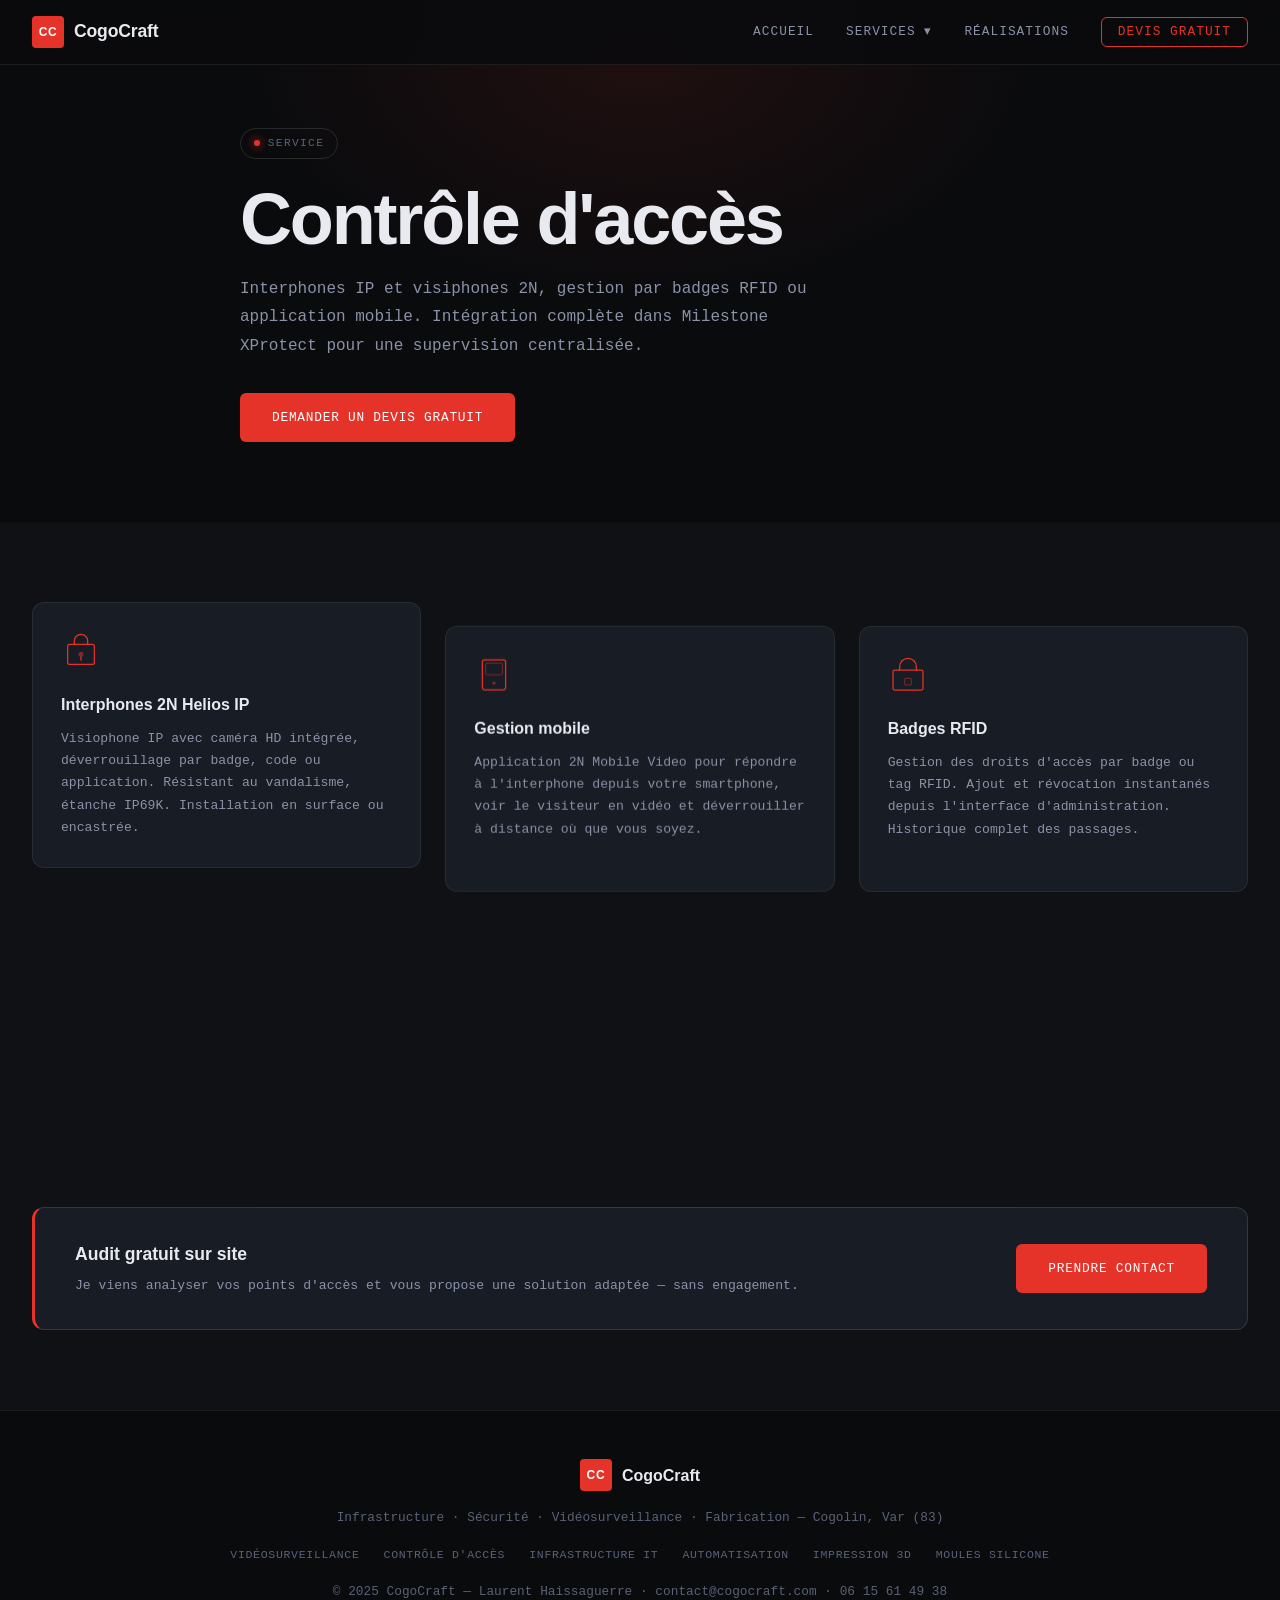
<file: acces.html>
<!DOCTYPE html>
<html lang="fr">
<head>
  <meta charset="UTF-8">
  <meta name="viewport" content="width=device-width, initial-scale=1.0">
  <meta name="description" content="Interphones IP et visiphones 2N, badges RFID, intégration Milestone XProtect. Installation Var (83).">
  <title>Contrôle d'accès — CogoCraft</title>
  <link rel="preconnect" href="https://fonts.googleapis.com">
  <link rel="preconnect" href="https://fonts.gstatic.com" crossorigin>
  <link href="https://fonts.googleapis.com/css2?family=Syne:wght@400;600;700;800&family=JetBrains+Mono:wght@300;400;500&display=swap" rel="stylesheet">
  <link rel="stylesheet" href="assets/css/style.css">
  <link rel="icon" type="image/svg+xml" href="assets/images/favicon.svg">
  <link rel="canonical" href="https://cogocraft.com/acces.html">
  <meta http-equiv="Content-Security-Policy" content="default-src 'self'; script-src 'self'; style-src 'self' https://fonts.googleapis.com; font-src 'self' https://fonts.gstatic.com; img-src 'self' data:; connect-src 'self'; object-src 'none'; base-uri 'self';">
  <meta property="og:type" content="website">
  <meta property="og:url" content="https://cogocraft.com/acces.html">
  <meta property="og:locale" content="fr_FR">
  <meta property="og:site_name" content="CogoCraft">
  <meta property="og:title" content="Contrôle d'accès — CogoCraft">
  <meta property="og:description" content="Interphones IP et visiphones 2N, badges RFID, intégration Milestone XProtect. Installation contrôle d'accès dans le Var (83).">
  <meta name="twitter:card" content="summary_large_image">
</head>
<body>
  <nav id="nav">
    <div class="nav-inner">
      <a href="index.html" class="logo">
        <span class="logo-mark">CC</span>
        <span class="logo-text">CogoCraft</span>
      </a>
      <ul class="nav-links">
        <li><a href="index.html">Accueil</a></li>
        <li class="nav-dropdown">
          <a href="#">Services ▾</a>
          <ul class="dropdown">
            <li><a href="videosurveillance.html">Vidéosurveillance</a></li>
            <li><a href="acces.html">Contrôle d'accès</a></li>
            <li><a href="infrastructure.html">Infrastructure IT</a></li>
            <li><a href="automatisation.html">Automatisation</a></li>
            <li><a href="impression3d.html">Impression 3D</a></li>
            <li><a href="moules.html">Moules silicone</a></li>
          </ul>
        </li>
        <li><a href="index.html#realisations">Réalisations</a></li>
        <li><a href="index.html#contact" class="nav-cta">Devis gratuit</a></li>
      </ul>
      <button class="burger" aria-label="Menu" id="burger">
        <span></span><span></span><span></span>
      </button>
    </div>
  </nav>
  <div class="mobile-menu" id="mobileMenu">
    <ul>
      <li><a href="index.html" class="mm-link">Accueil</a></li>
      <li><a href="videosurveillance.html" class="mm-link">Vidéosurveillance</a></li>
      <li><a href="acces.html" class="mm-link">Contrôle d'accès</a></li>
      <li><a href="infrastructure.html" class="mm-link">Infrastructure IT</a></li>
      <li><a href="automatisation.html" class="mm-link">Automatisation</a></li>
      <li><a href="impression3d.html" class="mm-link">Impression 3D</a></li>
      <li><a href="moules.html" class="mm-link">Moules silicone</a></li>
      <li><a href="index.html#contact" class="mm-link">Contact</a></li>
    </ul>
  </div>

  <section class="page-hero">
    <div class="page-hero-inner">
      <div class="page-hero-tag"><span class="dot"></span> Service</div>
      <h1>Contrôle d'accès</h1>
      <p>Interphones IP et visiphones 2N, gestion par badges RFID ou application mobile. Intégration complète dans Milestone XProtect pour une supervision centralisée.</p>
      <a href="index.html#contact" class="btn-primary">Demander un devis gratuit</a>
    </div>
  </section>

  <section class="detail-section">
    <div class="section-inner">
      <div class="detail-grid">
        <div class="detail-block">
          <div class="detail-icon"><svg viewBox="0 0 48 48" fill="none"><rect x="8" y="16" width="32" height="24" rx="2" stroke="currentColor" stroke-width="1.5"/><path d="M16 16V12a8 8 0 0116 0v4" stroke="currentColor" stroke-width="1.5" stroke-linecap="round"/><circle cx="24" cy="28" r="3" fill="currentColor" opacity="0.5"/><path d="M24 31v4" stroke="currentColor" stroke-width="1.5" stroke-linecap="round"/></svg></div>
          <h3>Interphones 2N Helios IP</h3>
          <p>Visiophone IP avec caméra HD intégrée, déverrouillage par badge, code ou application. Résistant au vandalisme, étanche IP69K. Installation en surface ou encastrée.</p>
        </div>
        <div class="detail-block">
          <div class="detail-icon"><svg viewBox="0 0 48 48" fill="none"><rect x="10" y="6" width="28" height="36" rx="3" stroke="currentColor" stroke-width="1.5"/><rect x="14" y="10" width="20" height="14" rx="1" stroke="currentColor" stroke-width="1.2" opacity="0.5"/><circle cx="24" cy="34" r="2" fill="currentColor" opacity="0.5"/></svg></div>
          <h3>Gestion mobile</h3>
          <p>Application 2N Mobile Video pour répondre à l'interphone depuis votre smartphone, voir le visiteur en vidéo et déverrouiller à distance où que vous soyez.</p>
        </div>
        <div class="detail-block">
          <div class="detail-icon"><svg viewBox="0 0 48 48" fill="none"><rect x="6" y="18" width="36" height="24" rx="2" stroke="currentColor" stroke-width="1.5"/><path d="M14 18v-4a10 10 0 0120 0v4" stroke="currentColor" stroke-width="1.5" stroke-linecap="round"/><rect x="20" y="28" width="8" height="8" rx="1" stroke="currentColor" stroke-width="1.2" opacity="0.5"/></svg></div>
          <h3>Badges RFID</h3>
          <p>Gestion des droits d'accès par badge ou tag RFID. Ajout et révocation instantanés depuis l'interface d'administration. Historique complet des passages.</p>
        </div>
        <div class="detail-block">
          <div class="detail-icon"><svg viewBox="0 0 48 48" fill="none"><path d="M24 4L4 16v28h14V30h12v14h14V16L24 4z" stroke="currentColor" stroke-width="1.5" stroke-linejoin="round"/><circle cx="24" cy="20" r="4" stroke="currentColor" stroke-width="1.3" opacity="0.6"/></svg></div>
          <h3>Intégration Milestone XProtect</h3>
          <p>Les événements d'accès (sonnette, ouverture, refus) apparaissent directement dans le VMS avec la vidéo associée. Supervision unifiée caméras + accès sur un seul écran.</p>
        </div>
      </div>

      <div class="cta-banner">
        <div>
          <h3>Audit gratuit sur site</h3>
          <p>Je viens analyser vos points d'accès et vous propose une solution adaptée — sans engagement.</p>
        </div>
        <a href="index.html#contact" class="btn-primary">Prendre contact</a>
      </div>
    </div>
  </section>

  <footer>
    <div class="footer-inner">
      <div class="footer-brand">
        <span class="logo-mark">CC</span>
        <span>CogoCraft</span>
      </div>
      <p>Infrastructure · Sécurité · Vidéosurveillance · Fabrication — Cogolin, Var (83)</p>
      <div class="footer-links">
        <a href="videosurveillance.html">Vidéosurveillance</a>
        <a href="acces.html">Contrôle d'accès</a>
        <a href="infrastructure.html">Infrastructure IT</a>
        <a href="automatisation.html">Automatisation</a>
        <a href="impression3d.html">Impression 3D</a>
        <a href="moules.html">Moules silicone</a>
      </div>
      <p class="footer-legal">© 2025 CogoCraft — Laurent Haissaguerre · <a href="mailto:contact@cogocraft.com">contact@cogocraft.com</a> · <a href="tel:+33615614938">06 15 61 49 38</a></p>
    </div>
  </footer>
  <script src="assets/js/main.js"></script>
</body>
</html>
</file>
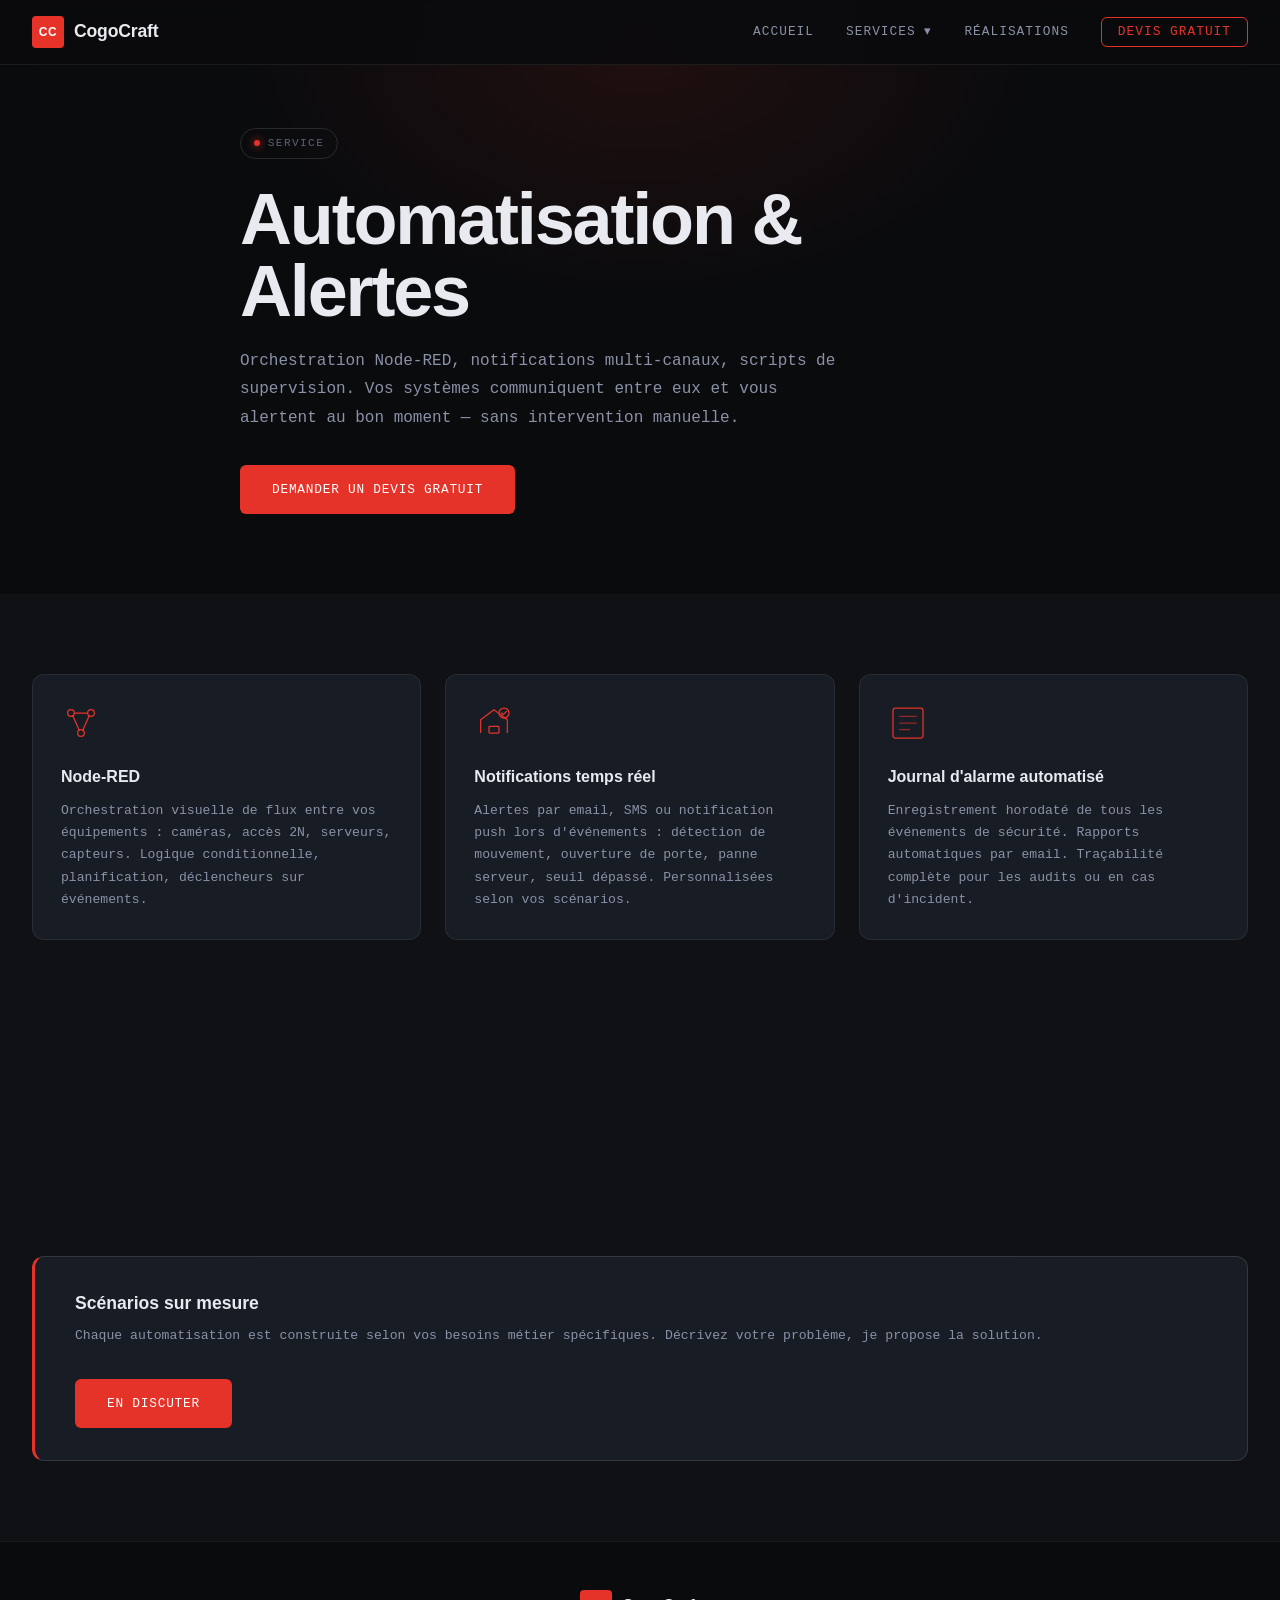
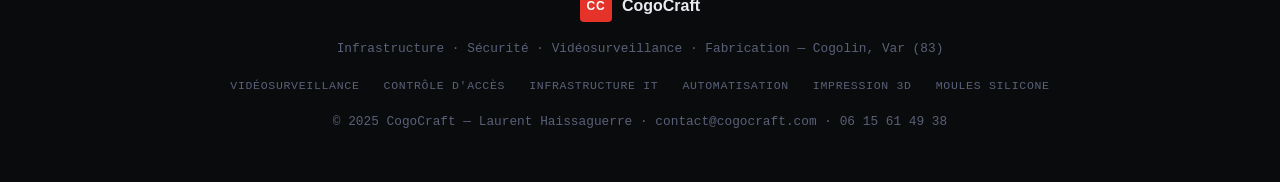
<file: automatisation.html>
<!DOCTYPE html>
<html lang="fr">
<head>
  <meta charset="UTF-8">
  <meta name="viewport" content="width=device-width, initial-scale=1.0">
  <meta name="description" content="Node-RED, scripts de supervision, notifications temps réel, monitoring. Automatisation pour PME dans le Var.">
  <title>Automatisation & Alertes — CogoCraft</title>
  <link rel="preconnect" href="https://fonts.googleapis.com">
  <link rel="preconnect" href="https://fonts.gstatic.com" crossorigin>
  <link href="https://fonts.googleapis.com/css2?family=Syne:wght@400;600;700;800&family=JetBrains+Mono:wght@300;400;500&display=swap" rel="stylesheet">
  <link rel="stylesheet" href="assets/css/style.css">
  <link rel="icon" type="image/svg+xml" href="assets/images/favicon.svg">
  <link rel="canonical" href="https://cogocraft.com/automatisation.html">
  <meta http-equiv="Content-Security-Policy" content="default-src 'self'; script-src 'self'; style-src 'self' https://fonts.googleapis.com; font-src 'self' https://fonts.gstatic.com; img-src 'self' data:; connect-src 'self'; object-src 'none'; base-uri 'self';">
  <meta property="og:type" content="website">
  <meta property="og:url" content="https://cogocraft.com/automatisation.html">
  <meta property="og:locale" content="fr_FR">
  <meta property="og:site_name" content="CogoCraft">
  <meta property="og:title" content="Automatisation & Alertes — CogoCraft">
  <meta property="og:description" content="Orchestration Node-RED, notifications multi-canaux, scripts de supervision et monitoring proactif. Automatisation pour PME dans le Var.">
  <meta name="twitter:card" content="summary_large_image">
</head>
<body>
  <nav id="nav">
    <div class="nav-inner">
      <a href="index.html" class="logo">
        <span class="logo-mark">CC</span>
        <span class="logo-text">CogoCraft</span>
      </a>
      <ul class="nav-links">
        <li><a href="index.html">Accueil</a></li>
        <li class="nav-dropdown">
          <a href="#">Services ▾</a>
          <ul class="dropdown">
            <li><a href="videosurveillance.html">Vidéosurveillance</a></li>
            <li><a href="acces.html">Contrôle d'accès</a></li>
            <li><a href="infrastructure.html">Infrastructure IT</a></li>
            <li><a href="automatisation.html">Automatisation</a></li>
            <li><a href="impression3d.html">Impression 3D</a></li>
            <li><a href="moules.html">Moules silicone</a></li>
          </ul>
        </li>
        <li><a href="index.html#realisations">Réalisations</a></li>
        <li><a href="index.html#contact" class="nav-cta">Devis gratuit</a></li>
      </ul>
      <button class="burger" aria-label="Menu" id="burger">
        <span></span><span></span><span></span>
      </button>
    </div>
  </nav>
  <div class="mobile-menu" id="mobileMenu">
    <ul>
      <li><a href="index.html" class="mm-link">Accueil</a></li>
      <li><a href="videosurveillance.html" class="mm-link">Vidéosurveillance</a></li>
      <li><a href="acces.html" class="mm-link">Contrôle d'accès</a></li>
      <li><a href="infrastructure.html" class="mm-link">Infrastructure IT</a></li>
      <li><a href="automatisation.html" class="mm-link">Automatisation</a></li>
      <li><a href="impression3d.html" class="mm-link">Impression 3D</a></li>
      <li><a href="moules.html" class="mm-link">Moules silicone</a></li>
      <li><a href="index.html#contact" class="mm-link">Contact</a></li>
    </ul>
  </div>

  <section class="page-hero">
    <div class="page-hero-inner">
      <div class="page-hero-tag"><span class="dot"></span> Service</div>
      <h1>Automatisation & Alertes</h1>
      <p>Orchestration Node-RED, notifications multi-canaux, scripts de supervision. Vos systèmes communiquent entre eux et vous alertent au bon moment — sans intervention manuelle.</p>
      <a href="index.html#contact" class="btn-primary">Demander un devis gratuit</a>
    </div>
  </section>

  <section class="detail-section">
    <div class="section-inner">
      <div class="detail-grid">
        <div class="detail-block">
          <div class="detail-icon"><svg viewBox="0 0 48 48" fill="none"><circle cx="12" cy="12" r="4" stroke="currentColor" stroke-width="1.5"/><circle cx="36" cy="12" r="4" stroke="currentColor" stroke-width="1.5"/><circle cx="24" cy="36" r="4" stroke="currentColor" stroke-width="1.5"/><path d="M16 12h16M14 15l8 18M34 15l-8 18" stroke="currentColor" stroke-width="1.5" stroke-linecap="round"/></svg></div>
          <h3>Node-RED</h3>
          <p>Orchestration visuelle de flux entre vos équipements : caméras, accès 2N, serveurs, capteurs. Logique conditionnelle, planification, déclencheurs sur événements.</p>
        </div>
        <div class="detail-block">
          <div class="detail-icon"><svg viewBox="0 0 48 48" fill="none"><path d="M8 36V20l16-12 16 12v16" stroke="currentColor" stroke-width="1.5" stroke-linejoin="round"/><rect x="18" y="28" width="12" height="8" rx="1" stroke="currentColor" stroke-width="1.5"/><circle cx="36" cy="12" r="6" stroke="currentColor" stroke-width="1.5"/><path d="M33 12l2 2 4-4" stroke="currentColor" stroke-width="1.5" stroke-linecap="round" stroke-linejoin="round"/></svg></div>
          <h3>Notifications temps réel</h3>
          <p>Alertes par email, SMS ou notification push lors d'événements : détection de mouvement, ouverture de porte, panne serveur, seuil dépassé. Personnalisées selon vos scénarios.</p>
        </div>
        <div class="detail-block">
          <div class="detail-icon"><svg viewBox="0 0 48 48" fill="none"><rect x="6" y="6" width="36" height="36" rx="3" stroke="currentColor" stroke-width="1.5"/><path d="M14 24h20M14 16h20M14 32h12" stroke="currentColor" stroke-width="1.5" stroke-linecap="round" opacity="0.6"/></svg></div>
          <h3>Journal d'alarme automatisé</h3>
          <p>Enregistrement horodaté de tous les événements de sécurité. Rapports automatiques par email. Traçabilité complète pour les audits ou en cas d'incident.</p>
        </div>
        <div class="detail-block">
          <div class="detail-icon"><svg viewBox="0 0 48 48" fill="none"><circle cx="24" cy="24" r="16" stroke="currentColor" stroke-width="1.5"/><path d="M24 16v8l6 4" stroke="currentColor" stroke-width="1.5" stroke-linecap="round"/></svg></div>
          <h3>Scripts de supervision</h3>
          <p>Scripts bash ou Python pour surveiller vos services, redémarrer automatiquement un service tombé, envoyer des alertes et générer des rapports de santé système.</p>
        </div>
      </div>

      <div class="cta-banner">
        <div>
          <h3>Scénarios sur mesure</h3>
          <p>Chaque automatisation est construite selon vos besoins métier spécifiques. Décrivez votre problème, je propose la solution.</p>
        </div>
        <a href="index.html#contact" class="btn-primary">En discuter</a>
      </div>
    </div>
  </section>

  <footer>
    <div class="footer-inner">
      <div class="footer-brand">
        <span class="logo-mark">CC</span>
        <span>CogoCraft</span>
      </div>
      <p>Infrastructure · Sécurité · Vidéosurveillance · Fabrication — Cogolin, Var (83)</p>
      <div class="footer-links">
        <a href="videosurveillance.html">Vidéosurveillance</a>
        <a href="acces.html">Contrôle d'accès</a>
        <a href="infrastructure.html">Infrastructure IT</a>
        <a href="automatisation.html">Automatisation</a>
        <a href="impression3d.html">Impression 3D</a>
        <a href="moules.html">Moules silicone</a>
      </div>
      <p class="footer-legal">© 2025 CogoCraft — Laurent Haissaguerre · <a href="mailto:contact@cogocraft.com">contact@cogocraft.com</a> · <a href="tel:+33615614938">06 15 61 49 38</a></p>
    </div>
  </footer>
  <script src="assets/js/main.js"></script>
</body>
</html>
</file>
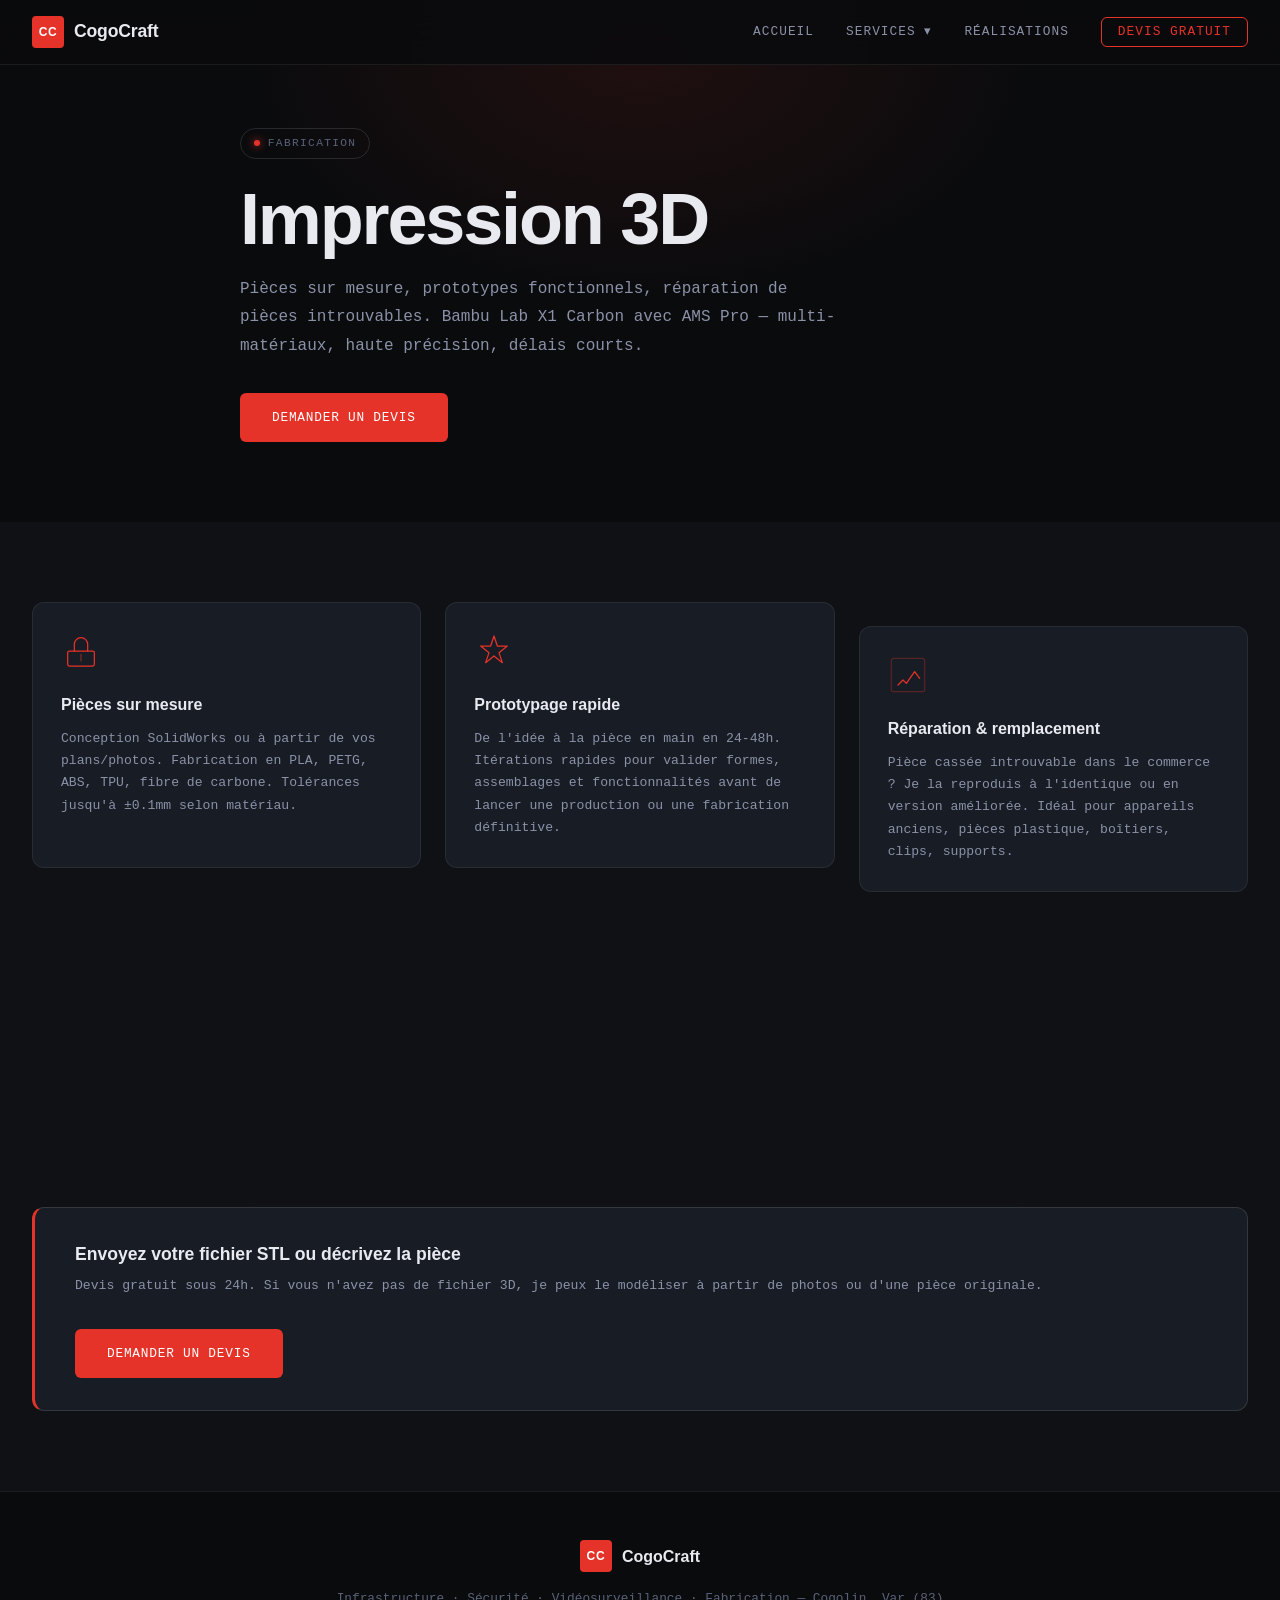
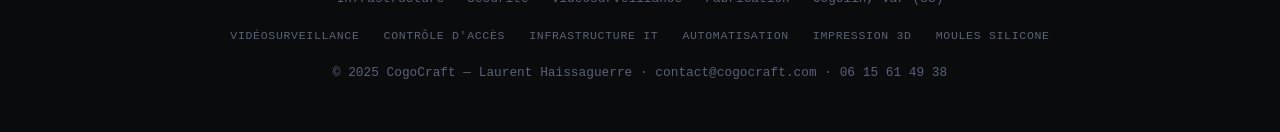
<file: impression3d.html>
<!DOCTYPE html>
<html lang="fr">
<head>
  <meta charset="UTF-8">
  <meta name="viewport" content="width=device-width, initial-scale=1.0">
  <meta name="description" content="Fabrication de pièces sur mesure, prototypage, réparation. Bambu Lab X1 Carbon, multi-matériaux. Cogolin Var (83).">
  <title>Impression 3D — CogoCraft</title>
  <link rel="preconnect" href="https://fonts.googleapis.com">
  <link rel="preconnect" href="https://fonts.gstatic.com" crossorigin>
  <link href="https://fonts.googleapis.com/css2?family=Syne:wght@400;600;700;800&family=JetBrains+Mono:wght@300;400;500&display=swap" rel="stylesheet">
  <link rel="stylesheet" href="assets/css/style.css">
  <link rel="icon" type="image/svg+xml" href="assets/images/favicon.svg">
  <link rel="canonical" href="https://cogocraft.com/impression3d.html">
  <meta http-equiv="Content-Security-Policy" content="default-src 'self'; script-src 'self'; style-src 'self' https://fonts.googleapis.com; font-src 'self' https://fonts.gstatic.com; img-src 'self' data:; connect-src 'self'; object-src 'none'; base-uri 'self';">
  <meta property="og:type" content="website">
  <meta property="og:url" content="https://cogocraft.com/impression3d.html">
  <meta property="og:locale" content="fr_FR">
  <meta property="og:site_name" content="CogoCraft">
  <meta property="og:title" content="Impression 3D — CogoCraft">
  <meta property="og:description" content="Fabrication de pièces sur mesure, prototypage, réparation. Bambu Lab X1 Carbon, multi-matériaux. Cogolin, Var (83).">
  <meta name="twitter:card" content="summary_large_image">
</head>
<body>
  <nav id="nav">
    <div class="nav-inner">
      <a href="index.html" class="logo">
        <span class="logo-mark">CC</span>
        <span class="logo-text">CogoCraft</span>
      </a>
      <ul class="nav-links">
        <li><a href="index.html">Accueil</a></li>
        <li class="nav-dropdown">
          <a href="#">Services ▾</a>
          <ul class="dropdown">
            <li><a href="videosurveillance.html">Vidéosurveillance</a></li>
            <li><a href="acces.html">Contrôle d'accès</a></li>
            <li><a href="infrastructure.html">Infrastructure IT</a></li>
            <li><a href="automatisation.html">Automatisation</a></li>
            <li><a href="impression3d.html">Impression 3D</a></li>
            <li><a href="moules.html">Moules silicone</a></li>
          </ul>
        </li>
        <li><a href="index.html#realisations">Réalisations</a></li>
        <li><a href="index.html#contact" class="nav-cta">Devis gratuit</a></li>
      </ul>
      <button class="burger" aria-label="Menu" id="burger">
        <span></span><span></span><span></span>
      </button>
    </div>
  </nav>
  <div class="mobile-menu" id="mobileMenu">
    <ul>
      <li><a href="index.html" class="mm-link">Accueil</a></li>
      <li><a href="videosurveillance.html" class="mm-link">Vidéosurveillance</a></li>
      <li><a href="acces.html" class="mm-link">Contrôle d'accès</a></li>
      <li><a href="infrastructure.html" class="mm-link">Infrastructure IT</a></li>
      <li><a href="automatisation.html" class="mm-link">Automatisation</a></li>
      <li><a href="impression3d.html" class="mm-link">Impression 3D</a></li>
      <li><a href="moules.html" class="mm-link">Moules silicone</a></li>
      <li><a href="index.html#contact" class="mm-link">Contact</a></li>
    </ul>
  </div>

  <section class="page-hero">
    <div class="page-hero-inner">
      <div class="page-hero-tag"><span class="dot"></span> Fabrication</div>
      <h1>Impression 3D</h1>
      <p>Pièces sur mesure, prototypes fonctionnels, réparation de pièces introuvables. Bambu Lab X1 Carbon avec AMS Pro — multi-matériaux, haute précision, délais courts.</p>
      <a href="index.html#contact" class="btn-primary">Demander un devis</a>
    </div>
  </section>

  <section class="detail-section">
    <div class="section-inner">
      <div class="detail-grid">
        <div class="detail-block">
          <div class="detail-icon"><svg viewBox="0 0 48 48" fill="none"><rect x="8" y="24" width="32" height="18" rx="2" stroke="currentColor" stroke-width="1.5"/><path d="M16 24V16a8 8 0 0116 0v8" stroke="currentColor" stroke-width="1.5" stroke-linecap="round"/><path d="M24 28v8" stroke="currentColor" stroke-width="1.5" stroke-linecap="round" opacity="0.5"/></svg></div>
          <h3>Pièces sur mesure</h3>
          <p>Conception SolidWorks ou à partir de vos plans/photos. Fabrication en PLA, PETG, ABS, TPU, fibre de carbone. Tolérances jusqu'à ±0.1mm selon matériau.</p>
        </div>
        <div class="detail-block">
          <div class="detail-icon"><svg viewBox="0 0 48 48" fill="none"><path d="M24 6l4 12h12l-10 8 4 12-10-8-10 8 4-12L8 18h12z" stroke="currentColor" stroke-width="1.5" stroke-linejoin="round"/></svg></div>
          <h3>Prototypage rapide</h3>
          <p>De l'idée à la pièce en main en 24-48h. Itérations rapides pour valider formes, assemblages et fonctionnalités avant de lancer une production ou une fabrication définitive.</p>
        </div>
        <div class="detail-block">
          <div class="detail-icon"><svg viewBox="0 0 48 48" fill="none"><path d="M12 36l6-6 4 4 10-14 6 8" stroke="currentColor" stroke-width="1.5" stroke-linecap="round" stroke-linejoin="round"/><rect x="4" y="4" width="40" height="40" rx="3" stroke="currentColor" stroke-width="1.5" opacity="0.3"/></svg></div>
          <h3>Réparation & remplacement</h3>
          <p>Pièce cassée introuvable dans le commerce ? Je la reproduis à l'identique ou en version améliorée. Idéal pour appareils anciens, pièces plastique, boîtiers, clips, supports.</p>
        </div>
        <div class="detail-block">
          <div class="detail-icon"><svg viewBox="0 0 48 48" fill="none"><rect x="6" y="6" width="36" height="36" rx="3" stroke="currentColor" stroke-width="1.5"/><path d="M14 24h20M14 16h20M14 32h12" stroke="currentColor" stroke-width="1.5" stroke-linecap="round" opacity="0.6"/></svg></div>
          <h3>Multi-matériaux & couleurs</h3>
          <p>AMS Pro 4 bobines simultanées. Impression bi ou multi-matière sur la même pièce : rigide + flexible, ou multi-couleurs sans post-traitement. Bambu Lab X1 Carbon.</p>
        </div>
        <div class="detail-block">
          <div class="detail-icon"><svg viewBox="0 0 48 48" fill="none"><path d="M24 4L4 16v28h14V30h12v14h14V16L24 4z" stroke="currentColor" stroke-width="1.5" stroke-linejoin="round"/></svg></div>
          <h3>Intégration technique</h3>
          <p>Pièces avec inserts filetés, passages de câbles, fixations. Conception mécanique orientée usage réel — pas des objets décoratifs mais des pièces qui fonctionnent.</p>
        </div>
        <div class="detail-block">
          <div class="detail-icon"><svg viewBox="0 0 48 48" fill="none"><circle cx="24" cy="24" r="16" stroke="currentColor" stroke-width="1.5"/><path d="M24 16v8l6 4" stroke="currentColor" stroke-width="1.5" stroke-linecap="round"/></svg></div>
          <h3>Délais courts</h3>
          <p>Pièces simples en 24h, projets complexes en 2-5 jours. Livraison ou retrait sur place à Cogolin. Devis gratuit sur envoi de fichier STL ou description du besoin.</p>
        </div>
      </div>

      <div class="cta-banner">
        <div>
          <h3>Envoyez votre fichier STL ou décrivez la pièce</h3>
          <p>Devis gratuit sous 24h. Si vous n'avez pas de fichier 3D, je peux le modéliser à partir de photos ou d'une pièce originale.</p>
        </div>
        <a href="index.html#contact" class="btn-primary">Demander un devis</a>
      </div>
    </div>
  </section>

  <footer>
    <div class="footer-inner">
      <div class="footer-brand">
        <span class="logo-mark">CC</span>
        <span>CogoCraft</span>
      </div>
      <p>Infrastructure · Sécurité · Vidéosurveillance · Fabrication — Cogolin, Var (83)</p>
      <div class="footer-links">
        <a href="videosurveillance.html">Vidéosurveillance</a>
        <a href="acces.html">Contrôle d'accès</a>
        <a href="infrastructure.html">Infrastructure IT</a>
        <a href="automatisation.html">Automatisation</a>
        <a href="impression3d.html">Impression 3D</a>
        <a href="moules.html">Moules silicone</a>
      </div>
      <p class="footer-legal">© 2025 CogoCraft — Laurent Haissaguerre · <a href="mailto:contact@cogocraft.com">contact@cogocraft.com</a> · <a href="tel:+33615614938">06 15 61 49 38</a></p>
    </div>
  </footer>
  <script src="assets/js/main.js"></script>
</body>
</html>
</file>
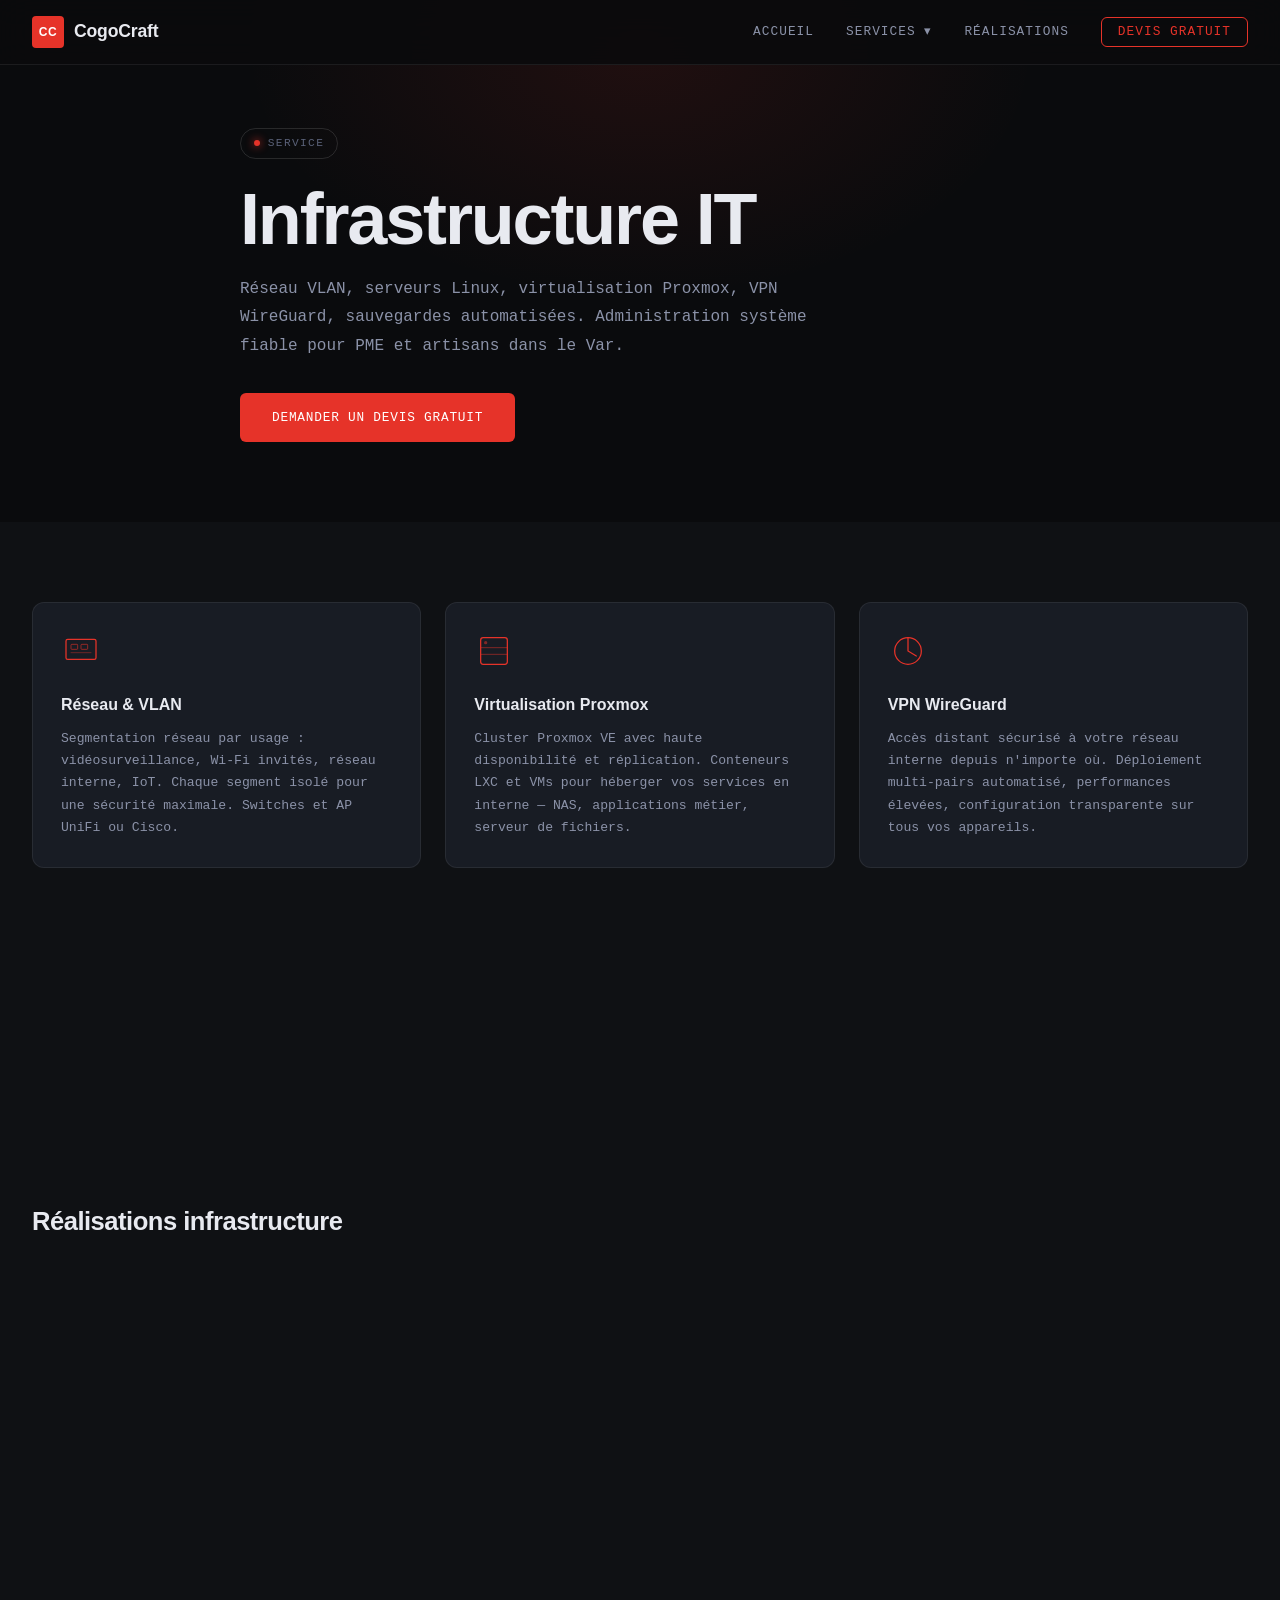
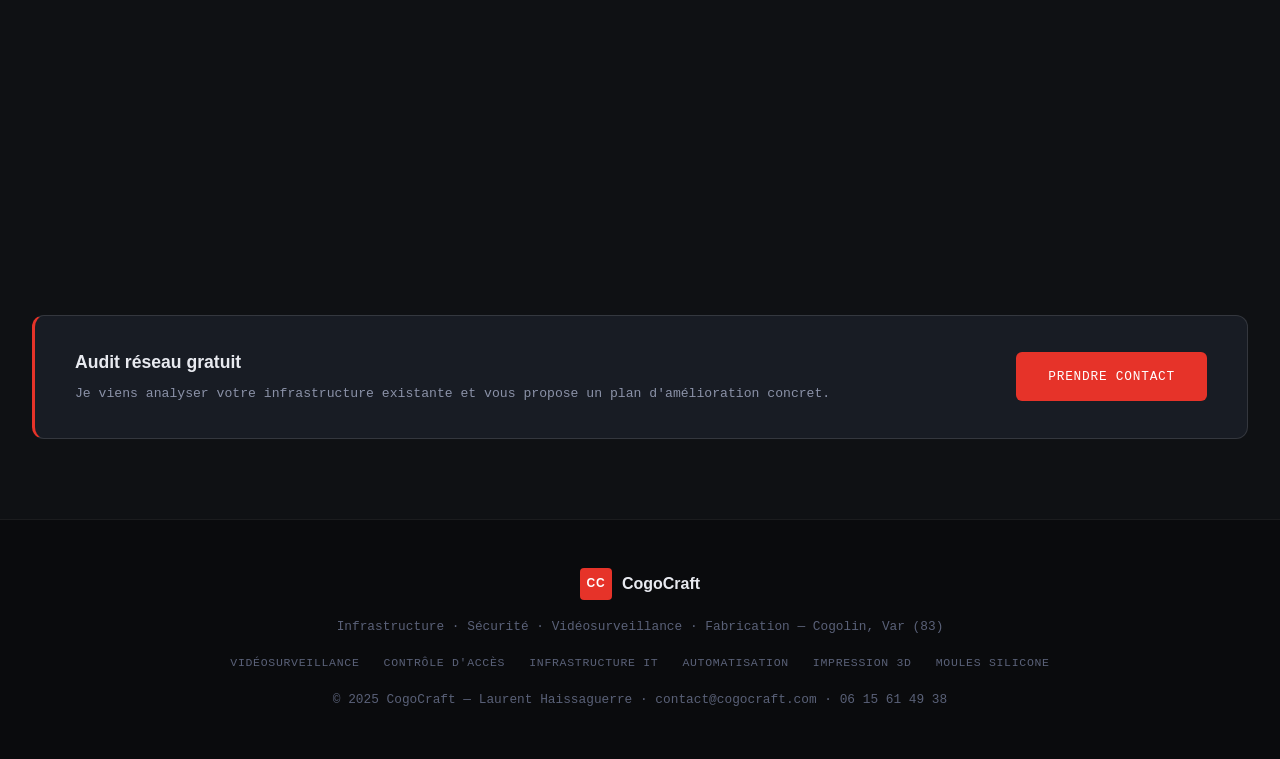
<file: infrastructure.html>
<!DOCTYPE html>
<html lang="fr">
<head>
  <meta charset="UTF-8">
  <meta name="viewport" content="width=device-width, initial-scale=1.0">
  <meta name="description" content="Réseau, serveurs, VPN WireGuard, Proxmox, sauvegardes. Administration système Linux pour PME dans le Var.">
  <title>Infrastructure IT — CogoCraft</title>
  <link rel="preconnect" href="https://fonts.googleapis.com">
  <link rel="preconnect" href="https://fonts.gstatic.com" crossorigin>
  <link href="https://fonts.googleapis.com/css2?family=Syne:wght@400;600;700;800&family=JetBrains+Mono:wght@300;400;500&display=swap" rel="stylesheet">
  <link rel="stylesheet" href="assets/css/style.css">
  <link rel="icon" type="image/svg+xml" href="assets/images/favicon.svg">
  <link rel="canonical" href="https://cogocraft.com/infrastructure.html">
  <meta http-equiv="Content-Security-Policy" content="default-src 'self'; script-src 'self'; style-src 'self' https://fonts.googleapis.com; font-src 'self' https://fonts.gstatic.com; img-src 'self' data:; connect-src 'self'; object-src 'none'; base-uri 'self';">
  <meta property="og:type" content="website">
  <meta property="og:url" content="https://cogocraft.com/infrastructure.html">
  <meta property="og:locale" content="fr_FR">
  <meta property="og:site_name" content="CogoCraft">
  <meta property="og:title" content="Infrastructure IT — CogoCraft">
  <meta property="og:description" content="Réseau, serveurs, VPN WireGuard, Proxmox, sauvegardes automatisées. Administration système Linux pour PME dans le Var.">
  <meta name="twitter:card" content="summary_large_image">
</head>
<body>
  <nav id="nav">
    <div class="nav-inner">
      <a href="index.html" class="logo">
        <span class="logo-mark">CC</span>
        <span class="logo-text">CogoCraft</span>
      </a>
      <ul class="nav-links">
        <li><a href="index.html">Accueil</a></li>
        <li class="nav-dropdown">
          <a href="#">Services ▾</a>
          <ul class="dropdown">
            <li><a href="videosurveillance.html">Vidéosurveillance</a></li>
            <li><a href="acces.html">Contrôle d'accès</a></li>
            <li><a href="infrastructure.html">Infrastructure IT</a></li>
            <li><a href="automatisation.html">Automatisation</a></li>
            <li><a href="impression3d.html">Impression 3D</a></li>
            <li><a href="moules.html">Moules silicone</a></li>
          </ul>
        </li>
        <li><a href="index.html#realisations">Réalisations</a></li>
        <li><a href="index.html#contact" class="nav-cta">Devis gratuit</a></li>
      </ul>
      <button class="burger" aria-label="Menu" id="burger">
        <span></span><span></span><span></span>
      </button>
    </div>
  </nav>
  <div class="mobile-menu" id="mobileMenu">
    <ul>
      <li><a href="index.html" class="mm-link">Accueil</a></li>
      <li><a href="videosurveillance.html" class="mm-link">Vidéosurveillance</a></li>
      <li><a href="acces.html" class="mm-link">Contrôle d'accès</a></li>
      <li><a href="infrastructure.html" class="mm-link">Infrastructure IT</a></li>
      <li><a href="automatisation.html" class="mm-link">Automatisation</a></li>
      <li><a href="impression3d.html" class="mm-link">Impression 3D</a></li>
      <li><a href="moules.html" class="mm-link">Moules silicone</a></li>
      <li><a href="index.html#contact" class="mm-link">Contact</a></li>
    </ul>
  </div>

  <section class="page-hero">
    <div class="page-hero-inner">
      <div class="page-hero-tag"><span class="dot"></span> Service</div>
      <h1>Infrastructure IT</h1>
      <p>Réseau VLAN, serveurs Linux, virtualisation Proxmox, VPN WireGuard, sauvegardes automatisées. Administration système fiable pour PME et artisans dans le Var.</p>
      <a href="index.html#contact" class="btn-primary">Demander un devis gratuit</a>
    </div>
  </section>

  <section class="detail-section">
    <div class="section-inner">
      <div class="detail-grid">
        <div class="detail-block">
          <div class="detail-icon"><svg viewBox="0 0 48 48" fill="none"><rect x="6" y="10" width="36" height="24" rx="2" stroke="currentColor" stroke-width="1.5"/><rect x="12" y="16" width="8" height="6" rx="1" stroke="currentColor" stroke-width="1.2" opacity="0.6"/><rect x="24" y="16" width="8" height="6" rx="1" stroke="currentColor" stroke-width="1.2" opacity="0.6"/><path d="M12 26h24" stroke="currentColor" stroke-width="1.2" opacity="0.4" stroke-linecap="round"/></svg></div>
          <h3>Réseau & VLAN</h3>
          <p>Segmentation réseau par usage : vidéosurveillance, Wi-Fi invités, réseau interne, IoT. Chaque segment isolé pour une sécurité maximale. Switches et AP UniFi ou Cisco.</p>
        </div>
        <div class="detail-block">
          <div class="detail-icon"><svg viewBox="0 0 48 48" fill="none"><rect x="8" y="8" width="32" height="32" rx="3" stroke="currentColor" stroke-width="1.5"/><path d="M8 20h32M8 28h32" stroke="currentColor" stroke-width="1.2" opacity="0.5"/><circle cx="14" cy="14" r="2" fill="currentColor" opacity="0.5"/></svg></div>
          <h3>Virtualisation Proxmox</h3>
          <p>Cluster Proxmox VE avec haute disponibilité et réplication. Conteneurs LXC et VMs pour héberger vos services en interne — NAS, applications métier, serveur de fichiers.</p>
        </div>
        <div class="detail-block">
          <div class="detail-icon"><svg viewBox="0 0 48 48" fill="none"><path d="M24 8a16 16 0 100 32A16 16 0 0024 8z" stroke="currentColor" stroke-width="1.5"/><path d="M24 8v16l10 6" stroke="currentColor" stroke-width="1.5" stroke-linecap="round"/></svg></div>
          <h3>VPN WireGuard</h3>
          <p>Accès distant sécurisé à votre réseau interne depuis n'importe où. Déploiement multi-pairs automatisé, performances élevées, configuration transparente sur tous vos appareils.</p>
        </div>
        <div class="detail-block">
          <div class="detail-icon"><svg viewBox="0 0 48 48" fill="none"><path d="M40 20c0 12-16 22-16 22S8 32 8 20a16 16 0 0132 0z" stroke="currentColor" stroke-width="1.5"/><path d="M20 20l3 3 6-6" stroke="currentColor" stroke-width="1.5" stroke-linecap="round" stroke-linejoin="round"/></svg></div>
          <h3>Sauvegardes automatisées</h3>
          <p>Stratégie 3-2-1 : 3 copies, 2 supports différents, 1 hors site. Vérification automatique de l'intégrité. Restauration testée régulièrement — pas de mauvaise surprise.</p>
        </div>
        <div class="detail-block">
          <div class="detail-icon"><svg viewBox="0 0 48 48" fill="none"><circle cx="24" cy="24" r="16" stroke="currentColor" stroke-width="1.5"/><path d="M24 16v8l6 4" stroke="currentColor" stroke-width="1.5" stroke-linecap="round"/></svg></div>
          <h3>Supervision & monitoring</h3>
          <p>Monitoring proactif des serveurs, services et équipements réseau. Alertes par email ou SMS en cas de panne. Intervention avant que vos utilisateurs ne s'en aperçoivent.</p>
        </div>
        <div class="detail-block">
          <div class="detail-icon"><svg viewBox="0 0 48 48" fill="none"><rect x="6" y="6" width="36" height="36" rx="3" stroke="currentColor" stroke-width="1.5"/><path d="M14 24h20M14 16h20M14 32h12" stroke="currentColor" stroke-width="1.5" stroke-linecap="round" opacity="0.6"/></svg></div>
          <h3>Administration Linux</h3>
          <p>Ubuntu Server, Debian, gestion des utilisateurs, sécurisation SSH, pare-feu, mises à jour automatiques. Documentation technique fournie pour chaque installation.</p>
        </div>
      </div>

      
      <!-- Galerie infrastructure -->
      <div class="gallery-section">
        <h2>Réalisations infrastructure</h2>
        <div class="gallery-grid gallery-lg">
          <div class="gallery-item" data-src="assets/images/infra/proxmox_milestone.jpg">
            <img src="assets/images/infra/proxmox_milestone_thumb.jpg" alt="Proxmox VE avec VM Milestone" loading="lazy">
            <div class="gallery-overlay"><svg viewBox="0 0 24 24" fill="none" stroke="currentColor" stroke-width="1.5"><path d="M15 3h6v6M9 21H3v-6M21 3l-7 7M3 21l7-7"/></svg></div>
          </div>
          <div class="gallery-item" data-src="assets/images/infra/proxmox_stockage.jpg">
            <img src="assets/images/infra/proxmox_stockage_thumb.jpg" alt="Proxmox stockage et backup" loading="lazy">
            <div class="gallery-overlay"><svg viewBox="0 0 24 24" fill="none" stroke="currentColor" stroke-width="1.5"><path d="M15 3h6v6M9 21H3v-6M21 3l-7 7M3 21l7-7"/></svg></div>
          </div>
          <div class="gallery-item" data-src="assets/images/infra/proxmox_backup.jpg">
            <img src="assets/images/infra/proxmox_backup_thumb.jpg" alt="Proxmox Backup Server configuration" loading="lazy">
            <div class="gallery-overlay"><svg viewBox="0 0 24 24" fill="none" stroke="currentColor" stroke-width="1.5"><path d="M15 3h6v6M9 21H3v-6M21 3l-7 7M3 21l7-7"/></svg></div>
          </div>
          <div class="gallery-item" data-src="assets/images/chantier2.jpg">
            <img src="assets/images/chantier2_thumb.jpg" alt="Chantier installation réseau" loading="lazy">
            <div class="gallery-overlay"><svg viewBox="0 0 24 24" fill="none" stroke="currentColor" stroke-width="1.5"><path d="M15 3h6v6M9 21H3v-6M21 3l-7 7M3 21l7-7"/></svg></div>
          </div>
        </div>
      </div>

      <div class="cta-banner">
        <div>
          <h3>Audit réseau gratuit</h3>
          <p>Je viens analyser votre infrastructure existante et vous propose un plan d'amélioration concret.</p>
        </div>
        <a href="index.html#contact" class="btn-primary">Prendre contact</a>
      </div>
    </div>
  </section>

  <footer>
    <div class="footer-inner">
      <div class="footer-brand">
        <span class="logo-mark">CC</span>
        <span>CogoCraft</span>
      </div>
      <p>Infrastructure · Sécurité · Vidéosurveillance · Fabrication — Cogolin, Var (83)</p>
      <div class="footer-links">
        <a href="videosurveillance.html">Vidéosurveillance</a>
        <a href="acces.html">Contrôle d'accès</a>
        <a href="infrastructure.html">Infrastructure IT</a>
        <a href="automatisation.html">Automatisation</a>
        <a href="impression3d.html">Impression 3D</a>
        <a href="moules.html">Moules silicone</a>
      </div>
      <p class="footer-legal">© 2025 CogoCraft — Laurent Haissaguerre · <a href="mailto:contact@cogocraft.com">contact@cogocraft.com</a> · <a href="tel:+33615614938">06 15 61 49 38</a></p>
    </div>
  </footer>
  <script src="assets/js/main.js"></script>
</body>
</html>
</file>
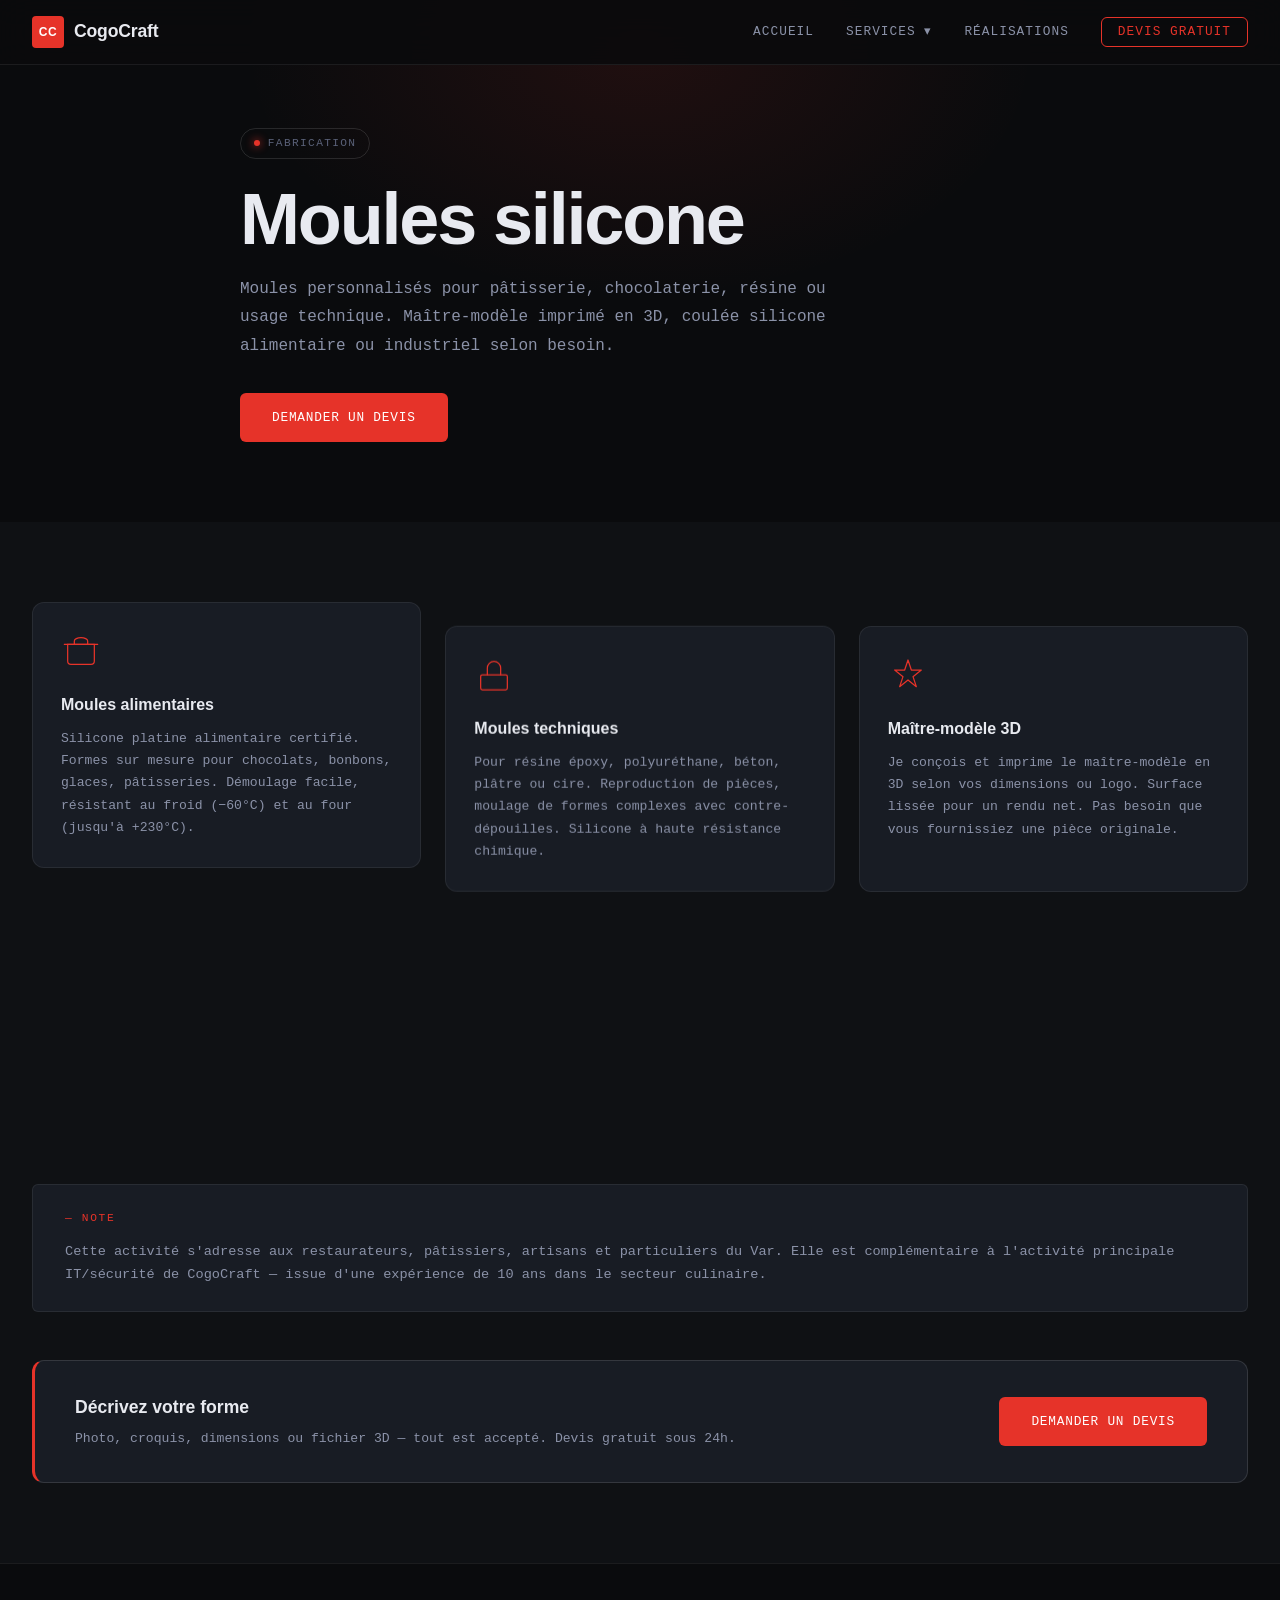
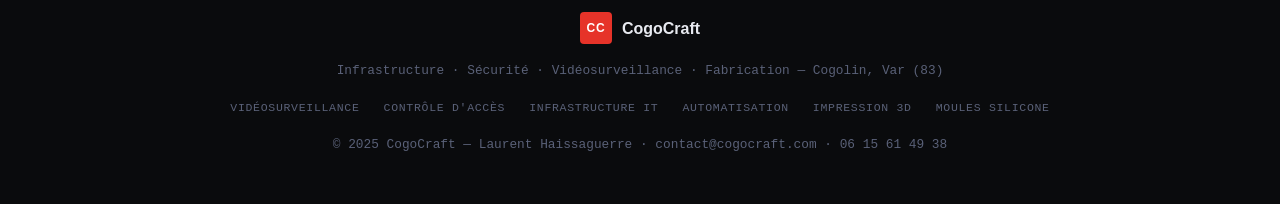
<file: moules.html>
<!DOCTYPE html>
<html lang="fr">
<head>
  <meta charset="UTF-8">
  <meta name="viewport" content="width=device-width, initial-scale=1.0">
  <meta name="description" content="Fabrication de moules silicone sur mesure, usage alimentaire ou technique. Cogolin, Var (83).">
  <title>Moules silicone — CogoCraft</title>
  <link rel="preconnect" href="https://fonts.googleapis.com">
  <link rel="preconnect" href="https://fonts.gstatic.com" crossorigin>
  <link href="https://fonts.googleapis.com/css2?family=Syne:wght@400;600;700;800&family=JetBrains+Mono:wght@300;400;500&display=swap" rel="stylesheet">
  <link rel="stylesheet" href="assets/css/style.css">
  <link rel="icon" type="image/svg+xml" href="assets/images/favicon.svg">
  <link rel="canonical" href="https://cogocraft.com/moules.html">
  <meta http-equiv="Content-Security-Policy" content="default-src 'self'; script-src 'self'; style-src 'self' https://fonts.googleapis.com; font-src 'self' https://fonts.gstatic.com; img-src 'self' data:; connect-src 'self'; object-src 'none'; base-uri 'self';">
  <meta property="og:type" content="website">
  <meta property="og:url" content="https://cogocraft.com/moules.html">
  <meta property="og:locale" content="fr_FR">
  <meta property="og:site_name" content="CogoCraft">
  <meta property="og:title" content="Moules silicone — CogoCraft">
  <meta property="og:description" content="Fabrication de moules silicone sur mesure, usage alimentaire ou technique. Cogolin, Var (83).">
  <meta name="twitter:card" content="summary_large_image">
</head>
<body>
  <nav id="nav">
    <div class="nav-inner">
      <a href="index.html" class="logo">
        <span class="logo-mark">CC</span>
        <span class="logo-text">CogoCraft</span>
      </a>
      <ul class="nav-links">
        <li><a href="index.html">Accueil</a></li>
        <li class="nav-dropdown">
          <a href="#">Services ▾</a>
          <ul class="dropdown">
            <li><a href="videosurveillance.html">Vidéosurveillance</a></li>
            <li><a href="acces.html">Contrôle d'accès</a></li>
            <li><a href="infrastructure.html">Infrastructure IT</a></li>
            <li><a href="automatisation.html">Automatisation</a></li>
            <li><a href="impression3d.html">Impression 3D</a></li>
            <li><a href="moules.html">Moules silicone</a></li>
          </ul>
        </li>
        <li><a href="index.html#realisations">Réalisations</a></li>
        <li><a href="index.html#contact" class="nav-cta">Devis gratuit</a></li>
      </ul>
      <button class="burger" aria-label="Menu" id="burger">
        <span></span><span></span><span></span>
      </button>
    </div>
  </nav>
  <div class="mobile-menu" id="mobileMenu">
    <ul>
      <li><a href="index.html" class="mm-link">Accueil</a></li>
      <li><a href="videosurveillance.html" class="mm-link">Vidéosurveillance</a></li>
      <li><a href="acces.html" class="mm-link">Contrôle d'accès</a></li>
      <li><a href="infrastructure.html" class="mm-link">Infrastructure IT</a></li>
      <li><a href="automatisation.html" class="mm-link">Automatisation</a></li>
      <li><a href="impression3d.html" class="mm-link">Impression 3D</a></li>
      <li><a href="moules.html" class="mm-link">Moules silicone</a></li>
      <li><a href="index.html#contact" class="mm-link">Contact</a></li>
    </ul>
  </div>

  <section class="page-hero">
    <div class="page-hero-inner">
      <div class="page-hero-tag"><span class="dot"></span> Fabrication</div>
      <h1>Moules silicone</h1>
      <p>Moules personnalisés pour pâtisserie, chocolaterie, résine ou usage technique. Maître-modèle imprimé en 3D, coulée silicone alimentaire ou industriel selon besoin.</p>
      <a href="index.html#contact" class="btn-primary">Demander un devis</a>
    </div>
  </section>

  <section class="detail-section">
    <div class="section-inner">
      <div class="detail-grid">
        <div class="detail-block">
          <div class="detail-icon"><svg viewBox="0 0 48 48" fill="none"><path d="M8 16h32v20a4 4 0 01-4 4H12a4 4 0 01-4-4V16z" stroke="currentColor" stroke-width="1.5"/><path d="M4 16h40" stroke="currentColor" stroke-width="1.5" stroke-linecap="round"/><path d="M16 16V12a8 4 0 0116 0v4" stroke="currentColor" stroke-width="1.5" stroke-linecap="round"/></svg></div>
          <h3>Moules alimentaires</h3>
          <p>Silicone platine alimentaire certifié. Formes sur mesure pour chocolats, bonbons, glaces, pâtisseries. Démoulage facile, résistant au froid (−60°C) et au four (jusqu'à +230°C).</p>
        </div>
        <div class="detail-block">
          <div class="detail-icon"><svg viewBox="0 0 48 48" fill="none"><rect x="8" y="24" width="32" height="18" rx="2" stroke="currentColor" stroke-width="1.5"/><path d="M16 24V16a8 8 0 0116 0v8" stroke="currentColor" stroke-width="1.5" stroke-linecap="round"/></svg></div>
          <h3>Moules techniques</h3>
          <p>Pour résine époxy, polyuréthane, béton, plâtre ou cire. Reproduction de pièces, moulage de formes complexes avec contre-dépouilles. Silicone à haute résistance chimique.</p>
        </div>
        <div class="detail-block">
          <div class="detail-icon"><svg viewBox="0 0 48 48" fill="none"><path d="M24 6l4 12h12l-10 8 4 12-10-8-10 8 4-12L8 18h12z" stroke="currentColor" stroke-width="1.5" stroke-linejoin="round"/></svg></div>
          <h3>Maître-modèle 3D</h3>
          <p>Je conçois et imprime le maître-modèle en 3D selon vos dimensions ou logo. Surface lissée pour un rendu net. Pas besoin que vous fournissiez une pièce originale.</p>
        </div>
        <div class="detail-block">
          <div class="detail-icon"><svg viewBox="0 0 48 48" fill="none"><path d="M12 36l6-6 4 4 10-14 6 8" stroke="currentColor" stroke-width="1.5" stroke-linecap="round" stroke-linejoin="round"/><rect x="4" y="4" width="40" height="40" rx="3" stroke="currentColor" stroke-width="1.5" opacity="0.3"/></svg></div>
          <h3>Finition soignée</h3>
          <p>Surface du moule traitée pour un démoulage propre et une longue durée de vie. Plusieurs dizaines à centaines d'utilisations selon le matériau coulé.</p>
        </div>
      </div>

      <div class="detail-callout">
        <span class="section-tag">— Note</span>
        <p>Cette activité s'adresse aux restaurateurs, pâtissiers, artisans et particuliers du Var. Elle est complémentaire à l'activité principale IT/sécurité de CogoCraft — issue d'une expérience de 10 ans dans le secteur culinaire.</p>
      </div>

      <div class="cta-banner">
        <div>
          <h3>Décrivez votre forme</h3>
          <p>Photo, croquis, dimensions ou fichier 3D — tout est accepté. Devis gratuit sous 24h.</p>
        </div>
        <a href="index.html#contact" class="btn-primary">Demander un devis</a>
      </div>
    </div>
  </section>

  <footer>
    <div class="footer-inner">
      <div class="footer-brand">
        <span class="logo-mark">CC</span>
        <span>CogoCraft</span>
      </div>
      <p>Infrastructure · Sécurité · Vidéosurveillance · Fabrication — Cogolin, Var (83)</p>
      <div class="footer-links">
        <a href="videosurveillance.html">Vidéosurveillance</a>
        <a href="acces.html">Contrôle d'accès</a>
        <a href="infrastructure.html">Infrastructure IT</a>
        <a href="automatisation.html">Automatisation</a>
        <a href="impression3d.html">Impression 3D</a>
        <a href="moules.html">Moules silicone</a>
      </div>
      <p class="footer-legal">© 2025 CogoCraft — Laurent Haissaguerre · <a href="mailto:contact@cogocraft.com">contact@cogocraft.com</a> · <a href="tel:+33615614938">06 15 61 49 38</a></p>
    </div>
  </footer>
  <script src="assets/js/main.js"></script>
</body>
</html>
</file>
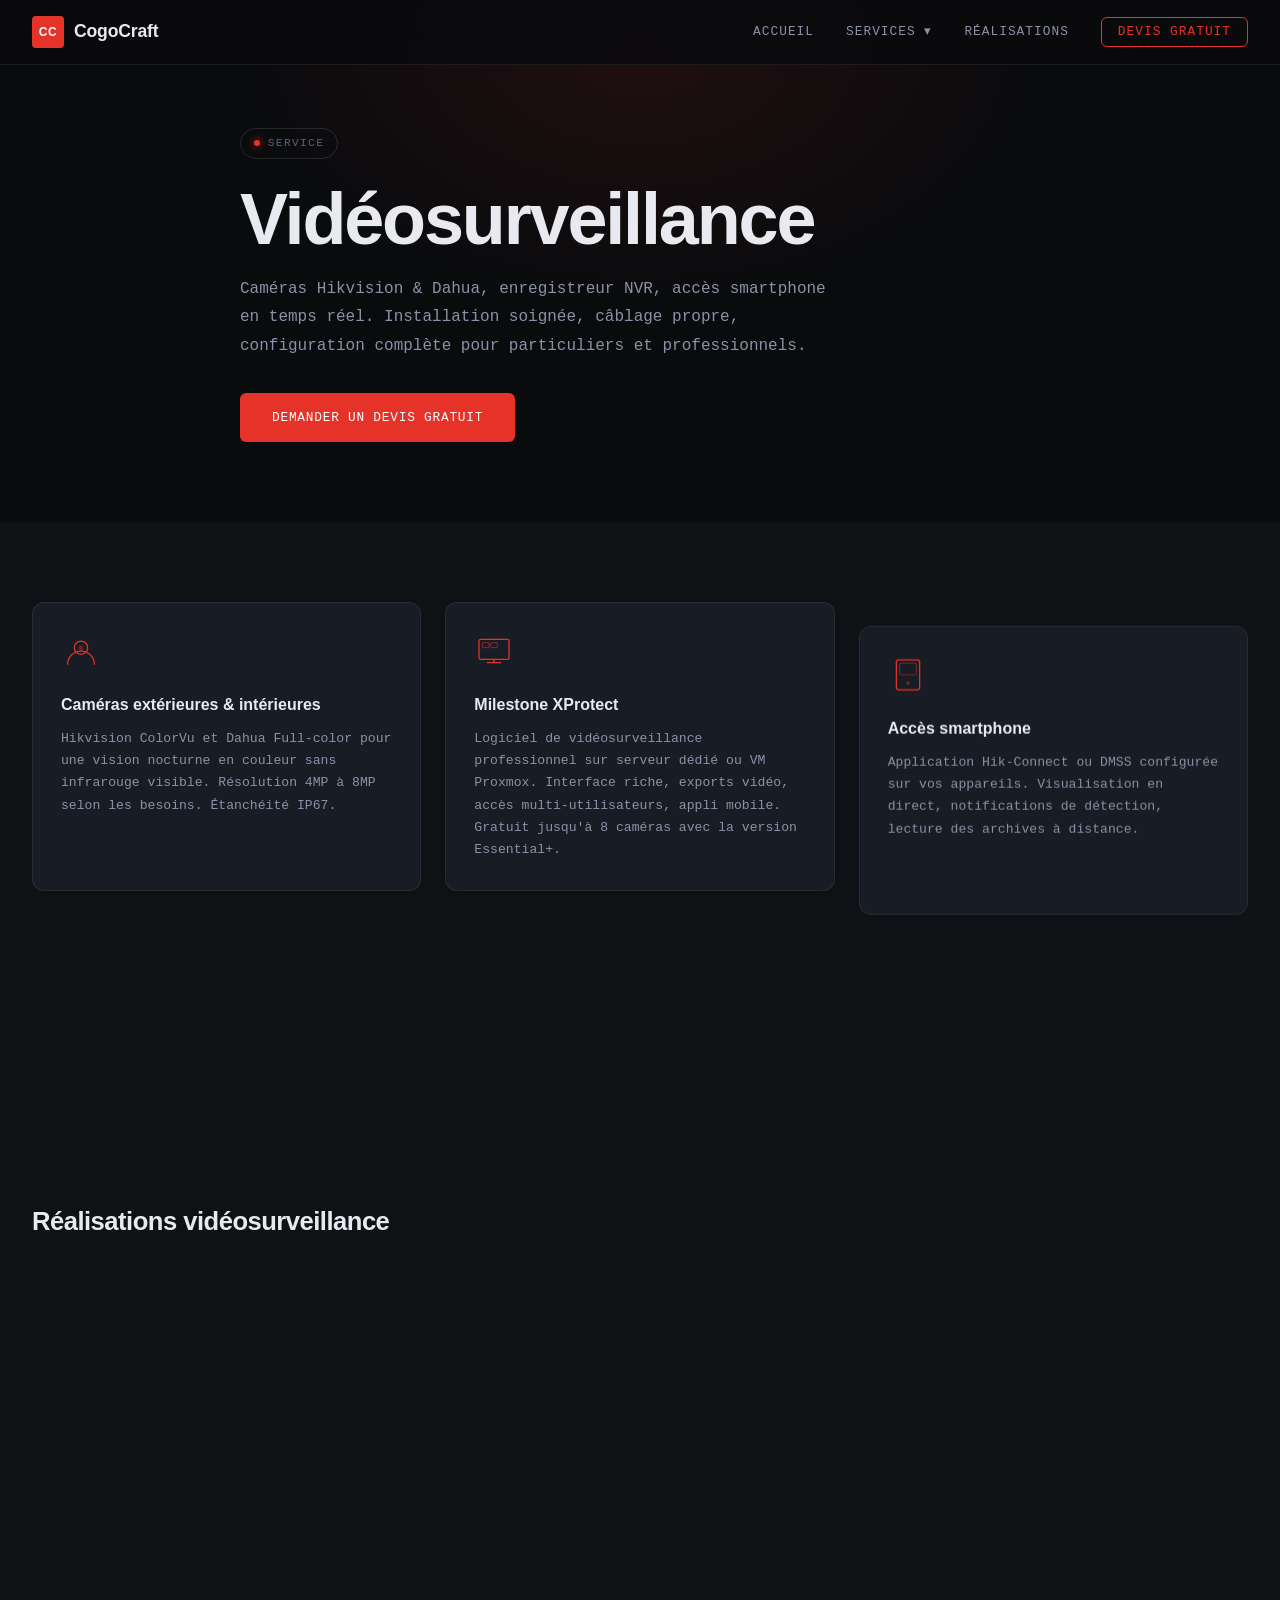
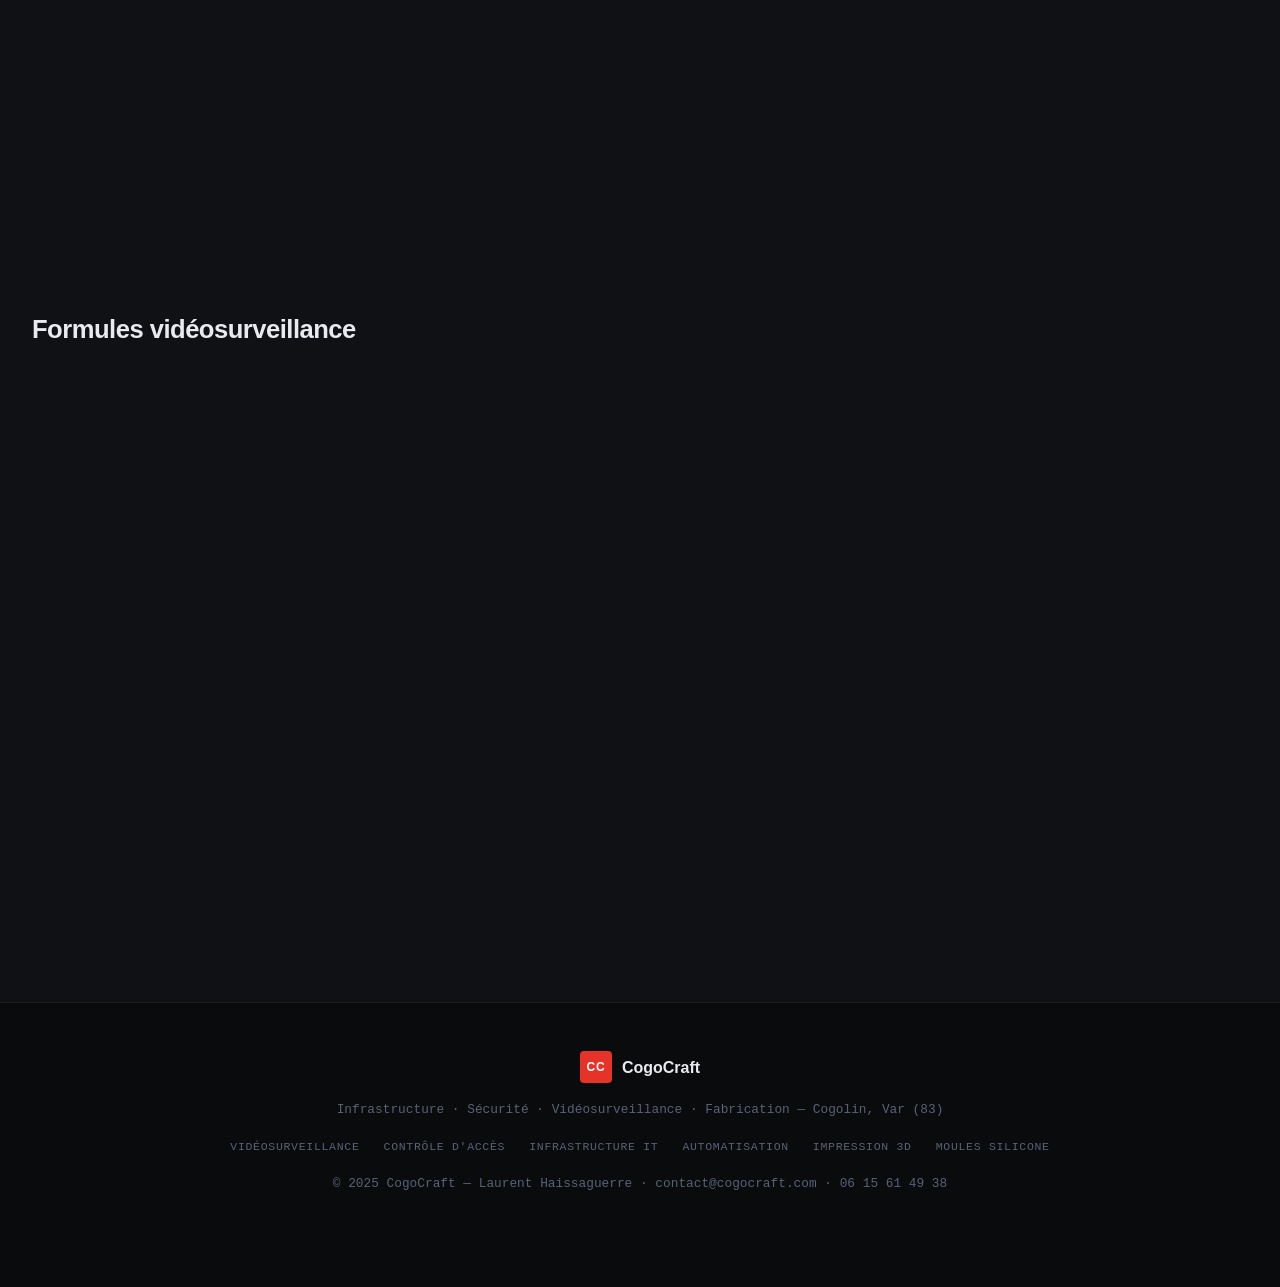
<file: videosurveillance.html>
<!DOCTYPE html>
<html lang="fr">
<head>
  <meta charset="UTF-8">
  <meta name="viewport" content="width=device-width, initial-scale=1.0">
  <meta name="description" content="Vidéosurveillance professionnelle avec Milestone XProtect et switch MikroTik. Installation et maintenance dans le Var (83).">
  <title>Vidéosurveillance — CogoCraft</title>
  <link rel="preconnect" href="https://fonts.googleapis.com">
  <link rel="preconnect" href="https://fonts.gstatic.com" crossorigin>
  <link href="https://fonts.googleapis.com/css2?family=Syne:wght@400;600;700;800&family=JetBrains+Mono:wght@300;400;500&display=swap" rel="stylesheet">
  <link rel="stylesheet" href="assets/css/style.css">
  <link rel="icon" type="image/svg+xml" href="assets/images/favicon.svg">
  <link rel="canonical" href="https://cogocraft.com/videosurveillance.html">
  <meta http-equiv="Content-Security-Policy" content="default-src 'self'; script-src 'self'; style-src 'self' https://fonts.googleapis.com; font-src 'self' https://fonts.gstatic.com; img-src 'self' data:; connect-src 'self'; object-src 'none'; base-uri 'self';">
  <meta property="og:type" content="website">
  <meta property="og:url" content="https://cogocraft.com/videosurveillance.html">
  <meta property="og:locale" content="fr_FR">
  <meta property="og:site_name" content="CogoCraft">
  <meta property="og:title" content="Vidéosurveillance — CogoCraft">
  <meta property="og:description" content="Caméras Hikvision & Dahua, Milestone XProtect, VLAN dédié. Installation et maintenance vidéosurveillance dans le Var (83).">
  <meta name="twitter:card" content="summary_large_image">
</head>
<body>
  <nav id="nav">
    <div class="nav-inner">
      <a href="index.html" class="logo">
        <span class="logo-mark">CC</span>
        <span class="logo-text">CogoCraft</span>
      </a>
      <ul class="nav-links">
        <li><a href="index.html">Accueil</a></li>
        <li class="nav-dropdown">
          <a href="#">Services ▾</a>
          <ul class="dropdown">
            <li><a href="videosurveillance.html">Vidéosurveillance</a></li>
            <li><a href="acces.html">Contrôle d'accès</a></li>
            <li><a href="infrastructure.html">Infrastructure IT</a></li>
            <li><a href="automatisation.html">Automatisation</a></li>
            <li><a href="impression3d.html">Impression 3D</a></li>
            <li><a href="moules.html">Moules silicone</a></li>
          </ul>
        </li>
        <li><a href="index.html#realisations">Réalisations</a></li>
        <li><a href="index.html#contact" class="nav-cta">Devis gratuit</a></li>
      </ul>
      <button class="burger" aria-label="Menu" id="burger">
        <span></span><span></span><span></span>
      </button>
    </div>
  </nav>
  <div class="mobile-menu" id="mobileMenu">
    <ul>
      <li><a href="index.html" class="mm-link">Accueil</a></li>
      <li><a href="videosurveillance.html" class="mm-link">Vidéosurveillance</a></li>
      <li><a href="acces.html" class="mm-link">Contrôle d'accès</a></li>
      <li><a href="infrastructure.html" class="mm-link">Infrastructure IT</a></li>
      <li><a href="automatisation.html" class="mm-link">Automatisation</a></li>
      <li><a href="impression3d.html" class="mm-link">Impression 3D</a></li>
      <li><a href="moules.html" class="mm-link">Moules silicone</a></li>
      <li><a href="index.html#contact" class="mm-link">Contact</a></li>
    </ul>
  </div>

  <section class="page-hero">
    <div class="page-hero-inner">
      <div class="page-hero-tag"><span class="dot"></span> Service</div>
      <h1>Vidéosurveillance</h1>
      <p>Caméras Hikvision & Dahua, enregistreur NVR, accès smartphone en temps réel. Installation soignée, câblage propre, configuration complète pour particuliers et professionnels.</p>
      <a href="index.html#contact" class="btn-primary">Demander un devis gratuit</a>
    </div>
  </section>

  <section class="detail-section">
    <div class="section-inner">
      <div class="detail-grid">
        <div class="detail-block">
          <div class="detail-icon">
            <svg viewBox="0 0 48 48" fill="none"><circle cx="24" cy="20" r="8" stroke="currentColor" stroke-width="1.5"/><path d="M8 40c0-8.837 7.163-16 16-16s16 7.163 16 16" stroke="currentColor" stroke-width="1.5" stroke-linecap="round"/><circle cx="24" cy="20" r="3" fill="currentColor" opacity="0.4"/></svg>
          </div>
          <h3>Caméras extérieures & intérieures</h3>
          <p>Hikvision ColorVu et Dahua Full-color pour une vision nocturne en couleur sans infrarouge visible. Résolution 4MP à 8MP selon les besoins. Étanchéité IP67.</p>
        </div>
        <div class="detail-block">
          <div class="detail-icon">
            <svg viewBox="0 0 48 48" fill="none"><rect x="6" y="10" width="36" height="24" rx="2" stroke="currentColor" stroke-width="1.5"/><path d="M16 38h16M24 34v4" stroke="currentColor" stroke-width="1.5" stroke-linecap="round"/><rect x="10" y="14" width="8" height="6" rx="1" stroke="currentColor" stroke-width="1.2" opacity="0.6"/><rect x="20" y="14" width="8" height="6" rx="1" stroke="currentColor" stroke-width="1.2" opacity="0.6"/></svg>
          </div>
          <h3>Milestone XProtect</h3>
          <p>Logiciel de vidéosurveillance professionnel sur serveur dédié ou VM Proxmox. Interface riche, exports vidéo, accès multi-utilisateurs, appli mobile. Gratuit jusqu'à 8 caméras avec la version Essential+.</p>
        </div>
        <div class="detail-block">
          <div class="detail-icon">
            <svg viewBox="0 0 48 48" fill="none"><rect x="10" y="6" width="28" height="36" rx="3" stroke="currentColor" stroke-width="1.5"/><rect x="14" y="10" width="20" height="14" rx="1" stroke="currentColor" stroke-width="1.2" opacity="0.5"/><circle cx="24" cy="34" r="2" fill="currentColor" opacity="0.5"/></svg>
          </div>
          <h3>Accès smartphone</h3>
          <p>Application Hik-Connect ou DMSS configurée sur vos appareils. Visualisation en direct, notifications de détection, lecture des archives à distance.</p>
        </div>
        <div class="detail-block">
          <div class="detail-icon">
            <svg viewBox="0 0 48 48" fill="none"><path d="M24 4L4 16v28h14V30h12v14h14V16L24 4z" stroke="currentColor" stroke-width="1.5" stroke-linejoin="round"/></svg>
          </div>
          <h3>Milestone XProtect (option Pro)</h3>
          <p>VMS professionnel avec plans dynamiques du site, scénarios d'alarme avancés, journal automatisé et intégration Node-RED pour notifications multi-canaux.</p>
        </div>
        <div class="detail-block">
          <div class="detail-icon">
            <svg viewBox="0 0 48 48" fill="none"><circle cx="12" cy="12" r="4" stroke="currentColor" stroke-width="1.5"/><circle cx="36" cy="12" r="4" stroke="currentColor" stroke-width="1.5"/><circle cx="24" cy="36" r="4" stroke="currentColor" stroke-width="1.5"/><path d="M16 12h16M14 15l8 18M34 15l-8 18" stroke="currentColor" stroke-width="1.5" stroke-linecap="round"/></svg>
          </div>
          <h3>VLAN dédié</h3>
          <p>Réseau vidéosurveillance isolé du réseau principal. Les caméras ne sont pas accessibles depuis Internet directement — sécurité maximale contre les intrusions.</p>
        </div>
        <div class="detail-block">
          <div class="detail-icon">
            <svg viewBox="0 0 48 48" fill="none"><path d="M24 6L6 18v24h12V30h12v12h12V18L24 6z" stroke="currentColor" stroke-width="1.5"/><circle cx="24" cy="20" r="4" stroke="currentColor" stroke-width="1.3" opacity="0.6"/></svg>
          </div>
          <h3>Modélisation 3D du site (option)</h3>
          <p>Relevé drone avec Mavic 3E + reconstruction Metashape. Maquette 3D précise intégrée dans Milestone XProtect pour une supervision visuelle complète.</p>
        </div>
      </div>

      
      <!-- Galerie chantiers -->
      <div class="gallery-section">
        <h2>Réalisations vidéosurveillance</h2>
        <div class="gallery-grid gallery-lg">
          <div class="gallery-item" data-src="assets/images/chantier1.jpg">
            <img src="assets/images/chantier1_thumb.jpg" alt="Installation chantier CogoCraft" loading="lazy">
            <div class="gallery-overlay"><svg viewBox="0 0 24 24" fill="none" stroke="currentColor" stroke-width="1.5"><path d="M15 3h6v6M9 21H3v-6M21 3l-7 7M3 21l7-7"/></svg></div>
          </div>
          <div class="gallery-item" data-src="assets/images/vss/hikvision_live.jpg">
            <img src="assets/images/vss/hikvision_live_thumb.jpg" alt="Interface Hikvision vue en direct" loading="lazy">
            <div class="gallery-overlay"><svg viewBox="0 0 24 24" fill="none" stroke="currentColor" stroke-width="1.5"><path d="M15 3h6v6M9 21H3v-6M21 3l-7 7M3 21l7-7"/></svg></div>
          </div>
          <div class="gallery-item" data-src="assets/images/vss/milestone_live.jpg">
            <img src="assets/images/vss/milestone_live_thumb.jpg" alt="Milestone XProtect Smart Client vue en direct" loading="lazy">
            <div class="gallery-overlay"><svg viewBox="0 0 24 24" fill="none" stroke="currentColor" stroke-width="1.5"><path d="M15 3h6v6M9 21H3v-6M21 3l-7 7M3 21l7-7"/></svg></div>
          </div>
          <div class="gallery-item" data-src="assets/images/vss/milestone_vue.jpg">
            <img src="assets/images/vss/milestone_vue_thumb.jpg" alt="Milestone XProtect interface multi-caméras" loading="lazy">
            <div class="gallery-overlay"><svg viewBox="0 0 24 24" fill="none" stroke="currentColor" stroke-width="1.5"><path d="M15 3h6v6M9 21H3v-6M21 3l-7 7M3 21l7-7"/></svg></div>
          </div>
          <div class="gallery-item" data-src="assets/images/vss/milestone_alarmes.jpg">
            <img src="assets/images/vss/milestone_alarmes_thumb.jpg" alt="Milestone XProtect journal d alarmes" loading="lazy">
            <div class="gallery-overlay"><svg viewBox="0 0 24 24" fill="none" stroke="currentColor" stroke-width="1.5"><path d="M15 3h6v6M9 21H3v-6M21 3l-7 7M3 21l7-7"/></svg></div>
          </div>
          <div class="gallery-item" data-src="assets/images/hikvision.jpg">
            <img src="assets/images/hikvision_thumb.jpg" alt="Interface Hikvision configuration caméras" loading="lazy">
            <div class="gallery-overlay"><svg viewBox="0 0 24 24" fill="none" stroke="currentColor" stroke-width="1.5"><path d="M15 3h6v6M9 21H3v-6M21 3l-7 7M3 21l7-7"/></svg></div>
          </div>
        </div>
      </div>

      <div class="formules-inline">
        <h2>Formules vidéosurveillance</h2>
        <div class="formules-grid">
          <div class="formule-card">
            <div class="formule-header">
              <span class="formule-label">Essentiel</span>
              <div class="formule-price"><span class="price-from">à partir de</span><span class="price-val">790 €</span></div>
            </div>
            <ul class="formule-items">
              <li>2 caméras IP Hikvision extérieures</li>
              <li>Mini-PC dédié + Milestone XProtect Essential+</li>
              <li>Switch PoE MikroTik administrable</li>
              <li>Accès smartphone + interface web Milestone</li>
            </ul>
            <div class="formule-maintenance"><span class="maint-label">Maintenance</span><span class="maint-price">19 €/mois</span></div>
            <a href="index.html#contact" class="btn-formule">Demander un devis</a>
          </div>
          <div class="formule-card recommended">
            <div class="formule-badge">Recommandée</div>
            <div class="formule-header">
              <span class="formule-label">Confort</span>
              <div class="formule-price"><span class="price-from">à partir de</span><span class="price-val">1 190 €</span></div>
            </div>
            <ul class="formule-items">
              <li>4 caméras IP Hikvision extérieures</li>
              <li>PC dédié + Milestone XProtect Essential+</li>
              <li>Switch PoE MikroTik + VLAN dédié surveillance</li>
              <li>Accès multi-utilisateurs + exports vidéo</li>
              <li>1 intervention/an incluse</li>
              <li class="formule-option">Câblage et passage de gaine en option — devis sur visite technique</li>
            </ul>
            <div class="formule-maintenance"><span class="maint-label">Maintenance</span><span class="maint-price">29 €/mois</span></div>
            <a href="index.html#contact" class="btn-formule">Demander un devis</a>
          </div>
          <div class="formule-card">
            <div class="formule-header">
              <span class="formule-label">PME</span>
              <div class="formule-price"><span class="price-from">à partir de</span><span class="price-val">1 600 €</span></div>
            </div>
            <ul class="formule-items">
              <li>4 à 6 caméras IP Hikvision selon surface</li>
              <li>Proxmox + VM Milestone XProtect Essential+</li>
              <li>Switch PoE MikroTik — VLAN surveillance isolé</li>
              <li>Snapshots, backup auto, reprise rapide</li>
              <li>2 interventions/an incluses</li>
            </ul>
            <div class="formule-maintenance"><span class="maint-label">Maintenance</span><span class="maint-price">49 €/mois</span></div>
            <a href="index.html#contact" class="btn-formule">Demander un devis</a>
          </div>
        </div>
      </div>
    </div>
  </section>

  <footer>
    <div class="footer-inner">
      <div class="footer-brand">
        <span class="logo-mark">CC</span>
        <span>CogoCraft</span>
      </div>
      <p>Infrastructure · Sécurité · Vidéosurveillance · Fabrication — Cogolin, Var (83)</p>
      <div class="footer-links">
        <a href="videosurveillance.html">Vidéosurveillance</a>
        <a href="acces.html">Contrôle d'accès</a>
        <a href="infrastructure.html">Infrastructure IT</a>
        <a href="automatisation.html">Automatisation</a>
        <a href="impression3d.html">Impression 3D</a>
        <a href="moules.html">Moules silicone</a>
      </div>
      <p class="footer-legal">© 2025 CogoCraft — Laurent Haissaguerre · <a href="mailto:contact@cogocraft.com">contact@cogocraft.com</a> · <a href="tel:+33615614938">06 15 61 49 38</a></p>
    </div>
  </footer>
  <script src="assets/js/main.js"></script>
</body>
</html>
</file>
<file: assets/css/style.css>
/* =========================================
   COGOCRAFT — CSS
   Direction : industriel sombre, précis
   ========================================= */

:root {
  --bg:        #0a0b0d;
  --bg2:       #0f1114;
  --bg3:       #141720;
  --surface:   #181c24;
  --surface2:  #1e2330;
  --border:    rgba(255,255,255,0.07);
  --border2:   rgba(255,255,255,0.12);
  --red:       #e63329;
  --red-dim:   rgba(230,51,41,0.15);
  --red-glow:  rgba(230,51,41,0.35);
  --text:      #e8eaf0;
  --text2:     #8b92a8;
  --text3:     #5a6178;
  --white:     #ffffff;
  --font-head: 'Syne', sans-serif;
  --font-mono: 'JetBrains Mono', monospace;
  --radius:    6px;
  --radius-lg: 12px;
  --transition: 0.25s cubic-bezier(0.4,0,0.2,1);
}

*, *::before, *::after { box-sizing: border-box; margin: 0; padding: 0; }

html { scroll-behavior: smooth; font-size: 16px; }

body {
  background: var(--bg);
  color: var(--text);
  font-family: var(--font-mono);
  font-weight: 300;
  line-height: 1.7;
  overflow-x: hidden;
}

img { max-width: 100%; display: block; }
a { color: inherit; text-decoration: none; }
ul { list-style: none; }
button { cursor: pointer; border: none; background: none; }

/* ---- SCROLLBAR ---- */
::-webkit-scrollbar { width: 4px; }
::-webkit-scrollbar-track { background: var(--bg); }
::-webkit-scrollbar-thumb { background: var(--surface2); border-radius: 2px; }

/* ---- SELECTION ---- */
::selection { background: var(--red-dim); color: var(--white); }

/* ===========================
   NAV
   =========================== */
#nav {
  position: fixed; top: 0; left: 0; right: 0; z-index: 100;
  background: rgba(10,11,13,0.9);
  backdrop-filter: blur(16px);
  border-bottom: 1px solid var(--border);
  transition: var(--transition);
}
#nav.scrolled {
  background: rgba(10,11,13,0.97);
  border-bottom-color: var(--border2);
}
.nav-inner {
  max-width: 1280px; margin: 0 auto;
  padding: 0 2rem;
  display: flex; align-items: center;
  height: 64px;
}
.logo {
  display: flex; align-items: center; gap: 10px;
  font-family: var(--font-head); font-weight: 800; font-size: 1.1rem;
  letter-spacing: -0.01em;
}
.logo-mark {
  width: 32px; height: 32px;
  background: var(--red);
  color: #fff;
  display: flex; align-items: center; justify-content: center;
  font-size: 0.75rem; font-weight: 800; letter-spacing: 0.05em;
  border-radius: 4px;
  flex-shrink: 0;
}
.nav-links {
  display: flex; align-items: center; gap: 2rem;
  margin-left: auto;
}
.nav-links a {
  font-size: 0.8rem; letter-spacing: 0.08em; text-transform: uppercase;
  color: var(--text2); transition: color var(--transition);
}
.nav-links a:hover { color: var(--text); }
.nav-cta {
  color: var(--red) !important;
  border: 1px solid var(--red);
  padding: 0.4rem 1rem;
  border-radius: var(--radius);
  transition: background var(--transition) !important;
}
.nav-cta:hover { background: var(--red-dim) !important; }

.burger {
  display: none; flex-direction: column; gap: 5px;
  margin-left: auto; padding: 4px;
}
.burger span {
  display: block; width: 22px; height: 1.5px;
  background: var(--text); border-radius: 1px;
  transition: var(--transition);
}
.burger.open span:nth-child(1) { transform: translateY(6.5px) rotate(45deg); }
.burger.open span:nth-child(2) { opacity: 0; }
.burger.open span:nth-child(3) { transform: translateY(-6.5px) rotate(-45deg); }

/* MOBILE MENU */
.mobile-menu {
  position: fixed; top: 64px; left: 0; right: 0; z-index: 99;
  background: var(--bg2);
  border-bottom: 1px solid var(--border);
  max-height: 0; overflow: hidden;
  transition: max-height 0.4s cubic-bezier(0.4,0,0.2,1);
}
.mobile-menu.open { max-height: 400px; }
.mobile-menu ul { padding: 1rem 2rem 1.5rem; display: flex; flex-direction: column; gap: 0; }
.mobile-menu a {
  display: block; padding: 0.9rem 0;
  font-size: 0.85rem; letter-spacing: 0.08em; text-transform: uppercase;
  color: var(--text2); border-bottom: 1px solid var(--border);
  transition: color var(--transition);
}
.mobile-menu a:hover { color: var(--text); }

/* ===========================
   HERO
   =========================== */
#hero {
  position: relative; min-height: 100vh;
  display: flex; align-items: center;
  padding: 6rem 2rem 4rem;
  overflow: hidden;
}

/* Grid background */
.hero-grid-bg {
  position: absolute; inset: 0; z-index: 0;
  background-image:
    linear-gradient(rgba(255,255,255,0.03) 1px, transparent 1px),
    linear-gradient(90deg, rgba(255,255,255,0.03) 1px, transparent 1px);
  background-size: 60px 60px;
  mask-image: radial-gradient(ellipse 80% 60% at 50% 0%, black 30%, transparent 100%);
}

/* Red accent glow */
#hero::before {
  content: '';
  position: absolute; top: -200px; left: 50%; transform: translateX(-50%);
  width: 800px; height: 600px;
  background: radial-gradient(ellipse, rgba(230,51,41,0.12) 0%, transparent 70%);
  pointer-events: none; z-index: 0;
}

.hero-scanline {
  position: absolute; inset: 0; z-index: 0; pointer-events: none;
  background: repeating-linear-gradient(
    0deg,
    transparent 0px,
    transparent 2px,
    rgba(0,0,0,0.04) 2px,
    rgba(0,0,0,0.04) 4px
  );
}

.hero-inner {
  max-width: 900px; margin: 0 auto; position: relative; z-index: 1;
  text-align: center;
}

.hero-badge {
  display: inline-flex; align-items: center; gap: 8px;
  font-size: 0.72rem; letter-spacing: 0.12em; text-transform: uppercase;
  color: var(--text3); border: 1px solid var(--border2);
  padding: 0.4rem 1rem; border-radius: 99px;
  margin-bottom: 2.5rem;
  animation: fadeUp 0.8s ease 0.1s both;
}
.dot {
  width: 6px; height: 6px; border-radius: 50%;
  background: var(--red);
  box-shadow: 0 0 8px var(--red);
  animation: pulse 2s infinite;
}
@keyframes pulse {
  0%,100% { opacity: 1; }
  50% { opacity: 0.4; }
}

h1 {
  font-family: var(--font-head);
  font-size: clamp(3rem, 8vw, 6.5rem);
  font-weight: 800;
  line-height: 1.0;
  letter-spacing: -0.03em;
  margin-bottom: 1.5rem;
}
.h1-line {
  display: block;
  animation: fadeUp 0.8s ease both;
}
.h1-line:nth-child(1) { animation-delay: 0.2s; }
.h1-line:nth-child(2) { animation-delay: 0.35s; }
.h1-line:nth-child(3) { animation-delay: 0.5s; }
.h1-line.accent { color: var(--red); }

.hero-sub {
  font-size: 1rem; color: var(--text2);
  max-width: 580px; margin: 0 auto 2.5rem;
  line-height: 1.8;
  animation: fadeUp 0.8s ease 0.6s both;
}

.hero-actions {
  display: flex; align-items: center; justify-content: center;
  gap: 1rem; flex-wrap: wrap;
  margin-bottom: 4rem;
  animation: fadeUp 0.8s ease 0.7s both;
}

.btn-primary {
  display: inline-flex; align-items: center;
  background: var(--red); color: #fff;
  font-family: var(--font-mono); font-size: 0.8rem;
  font-weight: 500; letter-spacing: 0.06em; text-transform: uppercase;
  padding: 0.85rem 2rem; border-radius: var(--radius);
  transition: background var(--transition), transform var(--transition), box-shadow var(--transition);
}
.btn-primary:hover {
  background: #cc2b22;
  transform: translateY(-2px);
  box-shadow: 0 8px 24px rgba(230,51,41,0.3);
}
.btn-primary.full { width: 100%; justify-content: center; }

.btn-ghost {
  display: inline-flex; align-items: center;
  border: 1px solid var(--border2); color: var(--text2);
  font-family: var(--font-mono); font-size: 0.8rem;
  font-weight: 400; letter-spacing: 0.06em; text-transform: uppercase;
  padding: 0.85rem 2rem; border-radius: var(--radius);
  transition: border-color var(--transition), color var(--transition);
}
.btn-ghost:hover { border-color: var(--text2); color: var(--text); }

.hero-stats {
  display: flex; align-items: center; justify-content: center;
  gap: 2rem; flex-wrap: wrap;
  animation: fadeUp 0.8s ease 0.85s both;
}
.stat { text-align: center; }
.stat-num {
  display: block; font-family: var(--font-head);
  font-size: 1rem; font-weight: 700; color: var(--text);
}
.stat-label {
  display: block; font-size: 0.68rem;
  color: var(--text3); letter-spacing: 0.06em;
  text-transform: uppercase;
}
.stat-sep {
  width: 1px; height: 32px;
  background: var(--border2);
}

.hero-scroll-hint {
  position: absolute; bottom: 2rem; left: 50%; transform: translateX(-50%);
  display: flex; flex-direction: column; align-items: center; gap: 6px;
  color: var(--text3); font-size: 0.65rem; letter-spacing: 0.1em;
  text-transform: uppercase;
  animation: fadeUp 0.8s ease 1.2s both;
}

@keyframes fadeUp {
  from { opacity: 0; transform: translateY(20px); }
  to { opacity: 1; transform: translateY(0); }
}

/* ===========================
   SECTIONS COMMUNES
   =========================== */
section { padding: 6rem 2rem; }
section:nth-child(even) { background: var(--bg2); }

.section-inner { max-width: 1280px; margin: 0 auto; }

.section-header { margin-bottom: 3.5rem; }
.section-tag {
  display: block; font-size: 0.7rem;
  letter-spacing: 0.15em; text-transform: uppercase;
  color: var(--red); margin-bottom: 0.75rem;
}
h2 {
  font-family: var(--font-head);
  font-size: clamp(2rem, 4vw, 3rem);
  font-weight: 800; letter-spacing: -0.02em;
  line-height: 1.1;
}
.section-desc {
  margin-top: 1rem; color: var(--text2);
  font-size: 0.9rem; max-width: 560px;
}

/* ===========================
   SERVICES
   =========================== */
.services-grid {
  display: grid;
  grid-template-columns: repeat(3, 1fr);
  gap: 1px;
  background: var(--border);
  border: 1px solid var(--border);
  border-radius: var(--radius-lg);
  overflow: hidden;
}
.service-card {
  background: var(--bg);
  padding: 2rem;
  position: relative;
  transition: background var(--transition);
  overflow: hidden;
}
section:nth-child(even) .service-card { background: var(--bg2); }
.service-card:hover { background: var(--surface); }
.service-card::before {
  content: '';
  position: absolute; top: 0; left: 0; right: 0; height: 2px;
  background: var(--red);
  transform: scaleX(0); transform-origin: left;
  transition: transform 0.4s ease;
}
.service-card:hover::before { transform: scaleX(1); }

.service-icon {
  width: 44px; height: 44px; margin-bottom: 1.5rem;
  color: var(--text3);
  transition: color var(--transition);
}
.service-card:hover .service-icon { color: var(--red); }
.service-icon svg { width: 100%; height: 100%; }

.service-num {
  position: absolute; top: 1.5rem; right: 1.5rem;
  font-size: 0.65rem; letter-spacing: 0.1em;
  color: var(--text3); font-family: var(--font-mono);
}
.service-card h3 {
  font-family: var(--font-head); font-size: 1.1rem;
  font-weight: 700; margin-bottom: 0.75rem;
}
.service-card p { font-size: 0.83rem; color: var(--text2); line-height: 1.7; margin-bottom: 1.25rem; }
.service-tags { display: flex; flex-wrap: wrap; gap: 0.4rem; }
.service-tags li {
  font-size: 0.65rem; letter-spacing: 0.08em; text-transform: uppercase;
  border: 1px solid var(--border2); color: var(--text3);
  padding: 0.2rem 0.6rem; border-radius: 3px;
}

/* ===========================
   FORMULES
   =========================== */
.formules-tabs {
  display: flex; gap: 0; margin-bottom: 2.5rem;
  border: 1px solid var(--border2); border-radius: var(--radius);
  overflow: hidden; width: fit-content;
}
.tab-btn {
  padding: 0.6rem 1.5rem;
  font-family: var(--font-mono); font-size: 0.75rem;
  letter-spacing: 0.08em; text-transform: uppercase;
  color: var(--text3); background: transparent;
  transition: background var(--transition), color var(--transition);
  border-right: 1px solid var(--border2);
}
.tab-btn:last-child { border-right: none; }
.tab-btn.active { background: var(--red); color: #fff; }
.tab-btn:hover:not(.active) { background: var(--surface); color: var(--text); }

.tab-content { display: none; }
.tab-content.active { display: block; }

.formules-grid {
  display: grid;
  grid-template-columns: repeat(auto-fit, minmax(280px, 1fr));
  gap: 1.5rem;
}
.formules-grid.centered { justify-content: center; }

.formule-card {
  background: var(--surface);
  border: 1px solid var(--border);
  border-radius: var(--radius-lg);
  padding: 2rem;
  position: relative;
  transition: border-color var(--transition), transform var(--transition);
}
.formule-card:hover {
  border-color: var(--border2);
  transform: translateY(-4px);
}
.formule-card.recommended {
  border-color: var(--red);
  background: linear-gradient(135deg, var(--surface) 0%, rgba(230,51,41,0.06) 100%);
}
.formule-card.wide { max-width: 560px; }

.formule-badge {
  position: absolute; top: -12px; right: 1.5rem;
  background: var(--red); color: #fff;
  font-size: 0.65rem; letter-spacing: 0.1em; text-transform: uppercase;
  padding: 0.2rem 0.8rem; border-radius: 99px;
  font-family: var(--font-mono);
}

.formule-header {
  display: flex; justify-content: space-between;
  align-items: flex-start; margin-bottom: 1.5rem;
}
.formule-label {
  font-family: var(--font-head); font-size: 1.15rem; font-weight: 700;
}
.formule-price { text-align: right; }
.price-from {
  display: block; font-size: 0.65rem; color: var(--text3);
  letter-spacing: 0.06em; text-transform: uppercase;
}
.price-val {
  font-family: var(--font-head); font-size: 1.6rem;
  font-weight: 800; color: var(--text);
}

.formule-items { margin-bottom: 1.5rem; }
.formule-items.two-col {
  display: grid; grid-template-columns: 1fr 1fr; gap: 0;
}
.formule-items li {
  font-size: 0.8rem; color: var(--text2); padding: 0.4rem 0;
  border-bottom: 1px solid var(--border);
  padding-left: 1.2em;
  position: relative;
}
.formule-items li::before {
  content: '→';
  position: absolute; left: 0;
  color: var(--red); font-size: 0.7rem;
}

.formule-maintenance {
  display: flex; justify-content: space-between; align-items: center;
  background: var(--surface2); border-radius: var(--radius);
  padding: 0.75rem 1rem; margin-bottom: 1.25rem;
}
.maint-label {
  font-size: 0.7rem; letter-spacing: 0.08em;
  text-transform: uppercase; color: var(--text3);
}
.maint-price {
  font-family: var(--font-head); font-weight: 700; color: var(--red);
}

.btn-formule {
  display: block; text-align: center;
  font-family: var(--font-mono); font-size: 0.75rem;
  letter-spacing: 0.08em; text-transform: uppercase;
  border: 1px solid var(--border2); color: var(--text2);
  padding: 0.7rem; border-radius: var(--radius);
  transition: border-color var(--transition), color var(--transition), background var(--transition);
}
.btn-formule:hover {
  border-color: var(--red); color: var(--red);
  background: var(--red-dim);
}

/* OPTIONS */
.options-block {
  margin-top: 3rem;
  background: var(--surface);
  border: 1px solid var(--border);
  border-radius: var(--radius-lg);
  padding: 2rem;
}
.options-block h3 {
  font-family: var(--font-head); font-size: 1rem; font-weight: 700;
  margin-bottom: 1.5rem; letter-spacing: -0.01em;
}
.options-grid {
  display: grid; grid-template-columns: repeat(3, 1fr); gap: 2rem;
}
.option-group-label {
  display: block; font-size: 0.65rem; letter-spacing: 0.12em;
  text-transform: uppercase; color: var(--red);
  margin-bottom: 0.75rem; border-bottom: 1px solid var(--border);
  padding-bottom: 0.5rem;
}
.option-group ul { display: flex; flex-direction: column; gap: 0.4rem; }
.option-group li {
  font-size: 0.78rem; color: var(--text2);
  padding-left: 1em; position: relative;
}
.option-group li::before {
  content: '·'; position: absolute; left: 0;
  color: var(--red);
}

/* ===========================
   GALERIE
   =========================== */
.gallery-grid {
  display: grid;
  grid-template-columns: repeat(3, 1fr);
  gap: 1rem;
}
.gallery-item {
  position: relative; overflow: hidden;
  border-radius: var(--radius); cursor: pointer;
  border: 1px solid var(--border);
  aspect-ratio: 4/3;
}
.gallery-item img {
  width: 100%; height: 100%;
  object-fit: cover;
  transition: transform 0.5s ease;
}
.gallery-item:hover img { transform: scale(1.06); }
.gallery-overlay {
  position: absolute; inset: 0;
  background: rgba(0,0,0,0.5);
  display: flex; align-items: center; justify-content: center;
  opacity: 0; transition: opacity var(--transition);
}
.gallery-item:hover .gallery-overlay { opacity: 1; }
.gallery-overlay svg {
  width: 28px; height: 28px; color: #fff;
}

/* LIGHTBOX */
.lightbox {
  position: fixed; inset: 0; z-index: 200;
  background: rgba(0,0,0,0.92);
  display: none; align-items: center; justify-content: center;
  padding: 2rem;
  backdrop-filter: blur(8px);
}
.lightbox.open { display: flex; }
.lightbox img {
  max-width: 90vw; max-height: 88vh;
  border-radius: var(--radius); object-fit: contain;
}
.lb-close {
  position: absolute; top: 1.5rem; right: 1.5rem;
  color: #fff; font-size: 1.5rem; opacity: 0.6;
  transition: opacity var(--transition);
  font-family: var(--font-mono);
}
.lb-close:hover { opacity: 1; }

/* ===========================
   POURQUOI
   =========================== */
#why { background: var(--bg) !important; }
.why-grid {
  display: grid; grid-template-columns: 1fr 1fr;
  gap: 6rem; align-items: center;
}
.why-text h2 { margin-bottom: 1.5rem; }
.why-text p { color: var(--text2); font-size: 0.9rem; margin-bottom: 1rem; }
.why-text .btn-primary { margin-top: 1rem; }

.why-list { display: flex; flex-direction: column; gap: 1.5rem; }
.why-item { display: flex; gap: 1rem; align-items: flex-start; }
.why-icon {
  color: var(--red); font-size: 1.2rem;
  flex-shrink: 0; margin-top: 2px;
}
.why-item strong {
  display: block; font-family: var(--font-head);
  font-size: 0.95rem; font-weight: 700;
  margin-bottom: 0.3rem;
}
.why-item p { font-size: 0.82rem; color: var(--text2); }

/* ===========================
   CONTACT
   =========================== */
#contact { background: var(--bg2) !important; }
.contact-grid {
  display: grid; grid-template-columns: 1fr 1.4fr;
  gap: 6rem; align-items: start;
}
.contact-info h2 { margin-bottom: 1rem; }
.contact-info > p { color: var(--text2); font-size: 0.85rem; margin-bottom: 2rem; }

.contact-details { display: flex; flex-direction: column; gap: 1rem; }
.contact-line {
  display: flex; align-items: center; gap: 0.75rem;
  font-size: 0.85rem; color: var(--text2);
  transition: color var(--transition);
}
.contact-line:not(.no-link):hover { color: var(--red); }
.contact-line svg { width: 18px; height: 18px; flex-shrink: 0; }

/* FORM */
.contact-form { display: flex; flex-direction: column; gap: 1.25rem; }
.form-row { display: grid; grid-template-columns: 1fr 1fr; gap: 1rem; }
.form-group { display: flex; flex-direction: column; gap: 0.4rem; }
.form-group label {
  font-size: 0.68rem; letter-spacing: 0.1em;
  text-transform: uppercase; color: var(--text3);
}
.form-group input,
.form-group select,
.form-group textarea {
  background: var(--surface);
  border: 1px solid var(--border);
  border-radius: var(--radius);
  color: var(--text);
  font-family: var(--font-mono); font-size: 0.85rem;
  padding: 0.75rem 1rem;
  transition: border-color var(--transition);
  outline: none;
  -webkit-appearance: none;
}
.form-group select {
  background-image: url("data:image/svg+xml,%3Csvg xmlns='http://www.w3.org/2000/svg' viewBox='0 0 24 24' fill='none' stroke='%235a6178' stroke-width='2'%3E%3Cpolyline points='6 9 12 15 18 9'/%3E%3C/svg%3E");
  background-repeat: no-repeat;
  background-position: right 0.75rem center;
  background-size: 16px;
  padding-right: 2.5rem;
}
.form-group select option { background: var(--surface); }
.form-group input:focus,
.form-group select:focus,
.form-group textarea:focus { border-color: var(--red); }
.form-group input::placeholder,
.form-group textarea::placeholder { color: var(--text3); }
.form-group textarea { resize: vertical; min-height: 100px; }
.form-note {
  font-size: 0.72rem; color: var(--text3); text-align: center;
}

/* ===========================
   FOOTER
   =========================== */
footer {
  background: var(--bg);
  border-top: 1px solid var(--border);
  padding: 3rem 2rem;
}
.footer-inner {
  max-width: 1280px; margin: 0 auto;
  display: flex; flex-direction: column; align-items: center;
  gap: 0.5rem; text-align: center;
}
.footer-brand {
  display: flex; align-items: center; gap: 10px;
  font-family: var(--font-head); font-weight: 800;
  margin-bottom: 0.5rem;
}
footer p { font-size: 0.8rem; color: var(--text3); }
.footer-legal a { color: var(--text3); transition: color var(--transition); }
.footer-legal a:hover { color: var(--red); }

/* ===========================
   ANIMATIONS SCROLL
   =========================== */
.reveal {
  opacity: 0; transform: translateY(24px);
  transition: opacity 0.7s ease, transform 0.7s ease;
}
.reveal.visible {
  opacity: 1; transform: translateY(0);
}

/* ===========================
   RESPONSIVE
   =========================== */
@media (max-width: 1024px) {
  .services-grid { grid-template-columns: repeat(2, 1fr); }
  .why-grid { grid-template-columns: 1fr; gap: 3rem; }
  .contact-grid { grid-template-columns: 1fr; gap: 3rem; }
  .options-grid { grid-template-columns: 1fr 1fr; }
}

@media (max-width: 768px) {
  #nav .nav-links { display: none; }
  .burger { display: flex; }
  section { padding: 4rem 1.25rem; }
  #hero { padding: 5rem 1.25rem 3rem; }
  .services-grid { grid-template-columns: 1fr; }
  .gallery-grid { grid-template-columns: 1fr 1fr; }
  .formules-tabs { width: 100%; }
  .tab-btn { flex: 1; padding: 0.6rem 0.5rem; font-size: 0.68rem; }
  .form-row { grid-template-columns: 1fr; }
  .options-grid { grid-template-columns: 1fr; }
  .hero-stats { gap: 1rem; }
  .stat-sep { display: none; }
  .formule-items.two-col { grid-template-columns: 1fr; }
}

@media (max-width: 480px) {
  .gallery-grid { grid-template-columns: 1fr; }
  h1 { font-size: 2.6rem; }
  .hero-actions { flex-direction: column; align-items: stretch; }
  .btn-primary, .btn-ghost { text-align: center; justify-content: center; }
}

/* ===========================
   MULTI-PAGES — AJOUTS
   =========================== */

/* Dropdown nav */
.nav-dropdown { position: relative; }
.dropdown {
  position: absolute; top: calc(100% + 12px); left: 50%;
  transform: translateX(-50%);
  background: var(--surface);
  border: 1px solid var(--border2);
  border-radius: var(--radius);
  min-width: 200px;
  padding: 0.5rem 0;
  opacity: 0; pointer-events: none;
  transition: opacity var(--transition), transform var(--transition);
  transform: translateX(-50%) translateY(-6px);
  z-index: 200;
}
.nav-dropdown:hover .dropdown {
  opacity: 1; pointer-events: all;
  transform: translateX(-50%) translateY(0);
}
.dropdown li a {
  display: block; padding: 0.55rem 1.2rem;
  font-size: 0.78rem; color: var(--text2) !important;
  text-transform: none !important; letter-spacing: 0.02em !important;
  transition: color var(--transition), background var(--transition);
}
.dropdown li a:hover {
  color: var(--text) !important;
  background: var(--surface2);
}

/* Service card cliquable */
.service-card { position: relative; }
.service-link-cover {
  position: absolute; inset: 0; z-index: 1;
}

/* Nav page active */
.nav-links a.active-page { color: var(--text) !important; }

/* Footer links */
.footer-links {
  display: flex; flex-wrap: wrap; justify-content: center;
  gap: 0.5rem 1.5rem; margin: 0.5rem 0;
}
.footer-links a {
  font-size: 0.72rem; color: var(--text3);
  letter-spacing: 0.06em; text-transform: uppercase;
  transition: color var(--transition);
}
.footer-links a:hover { color: var(--red); }

/* PAGE HERO */
.page-hero {
  padding: 8rem 2rem 5rem;
  background: var(--bg);
  position: relative; overflow: hidden;
}
.page-hero::before {
  content: '';
  position: absolute; top: -200px; left: 50%; transform: translateX(-50%);
  width: 800px; height: 500px;
  background: radial-gradient(ellipse, rgba(230,51,41,0.1) 0%, transparent 70%);
  pointer-events: none;
}
.page-hero-inner {
  max-width: 800px; margin: 0 auto;
  position: relative; z-index: 1;
}
.page-hero-tag {
  display: inline-flex; align-items: center; gap: 8px;
  font-size: 0.7rem; letter-spacing: 0.12em; text-transform: uppercase;
  color: var(--text3); border: 1px solid var(--border2);
  padding: 0.3rem 0.8rem; border-radius: 99px;
  margin-bottom: 1.5rem;
}
.page-hero h1 {
  font-size: clamp(2.5rem, 6vw, 4.5rem);
  margin-bottom: 1.25rem;
}
.page-hero p {
  color: var(--text2); font-size: 1rem;
  line-height: 1.8; max-width: 600px;
  margin-bottom: 2rem;
}

/* DETAIL SECTION */
.detail-section { padding: 5rem 2rem; background: var(--bg2); }
.detail-grid {
  display: grid;
  grid-template-columns: repeat(3, 1fr);
  gap: 1.5rem;
  margin-bottom: 3rem;
}
.detail-block {
  background: var(--surface);
  border: 1px solid var(--border);
  border-radius: var(--radius-lg);
  padding: 1.75rem;
  transition: border-color var(--transition), transform var(--transition);
}
.detail-block:hover {
  border-color: var(--border2);
  transform: translateY(-3px);
}
.detail-icon {
  width: 40px; height: 40px;
  color: var(--red); margin-bottom: 1.25rem;
}
.detail-icon svg { width: 100%; height: 100%; }
.detail-block h3 {
  font-family: var(--font-head); font-size: 1rem;
  font-weight: 700; margin-bottom: 0.6rem;
}
.detail-block p { font-size: 0.82rem; color: var(--text2); line-height: 1.7; }

/* FORMULES INLINE (pages service) */
.formules-inline { margin-top: 3rem; }
.formules-inline h2 {
  font-family: var(--font-head); font-size: 1.6rem;
  font-weight: 800; margin-bottom: 1.5rem;
}

/* CTA BANNER */
.cta-banner {
  display: flex; align-items: center;
  justify-content: space-between; gap: 2rem;
  background: var(--surface);
  border: 1px solid var(--border2);
  border-left: 3px solid var(--red);
  border-radius: var(--radius-lg);
  padding: 2rem 2.5rem;
  margin-top: 3rem;
  flex-wrap: wrap;
}
.cta-banner h3 {
  font-family: var(--font-head); font-size: 1.1rem;
  font-weight: 700; margin-bottom: 0.35rem;
}
.cta-banner p { font-size: 0.82rem; color: var(--text2); }
.cta-banner .btn-primary { flex-shrink: 0; }

/* CALLOUT */
.detail-callout {
  background: var(--surface);
  border: 1px solid var(--border);
  border-radius: var(--radius);
  padding: 1.5rem 2rem;
  margin-top: 2rem;
}
.detail-callout p { font-size: 0.85rem; color: var(--text2); margin-top: 0.5rem; }

/* RESPONSIVE pages */
@media (max-width: 1024px) {
  .detail-grid { grid-template-columns: repeat(2, 1fr); }
}
@media (max-width: 640px) {
  .detail-grid { grid-template-columns: 1fr; }
  .cta-banner { flex-direction: column; align-items: flex-start; }
  .page-hero { padding: 7rem 1.25rem 3.5rem; }
  .detail-section { padding: 3rem 1.25rem; }
}

/* ===========================
   GALERIE GRANDE (pages service)
   =========================== */
.gallery-section { margin-bottom: 3rem; }
.gallery-section h2 {
  font-family: var(--font-head); font-size: 1.6rem;
  font-weight: 800; margin-bottom: 1.5rem;
}
.gallery-lg {
  grid-template-columns: repeat(3, 1fr);
}
@media (max-width: 768px) {
  .gallery-lg { grid-template-columns: 1fr 1fr; }
}
@media (max-width: 480px) {
  .gallery-lg { grid-template-columns: 1fr; }
}

/* Honeypot anti-spam */
.hp-trap {
  position: absolute;
  left: -9999px;
  opacity: 0;
  pointer-events: none;
  height: 0;
  overflow: hidden;
}

/* Retour formulaire de contact */
.form-status {
  display: none;
  padding: 0.75rem 1rem;
  border-radius: var(--radius);
  font-size: 0.82rem;
  text-align: center;
}
.form-status.success {
  display: block;
  background: rgba(34, 197, 94, 0.1);
  border: 1px solid rgba(34, 197, 94, 0.3);
  color: #4ade80;
}
.form-status.error {
  display: block;
  background: var(--red-dim);
  border: 1px solid rgba(230, 51, 41, 0.3);
  color: #ff9494;
}

/* Mention option câblage */
.formule-option {
  color: var(--clr-muted, #888) !important;
  font-size: 0.82rem !important;
  font-style: italic;
  border-top: 1px dashed rgba(255,255,255,0.1) !important;
  padding-top: 0.5rem !important;
  margin-top: 0.25rem !important;
}
</file>
